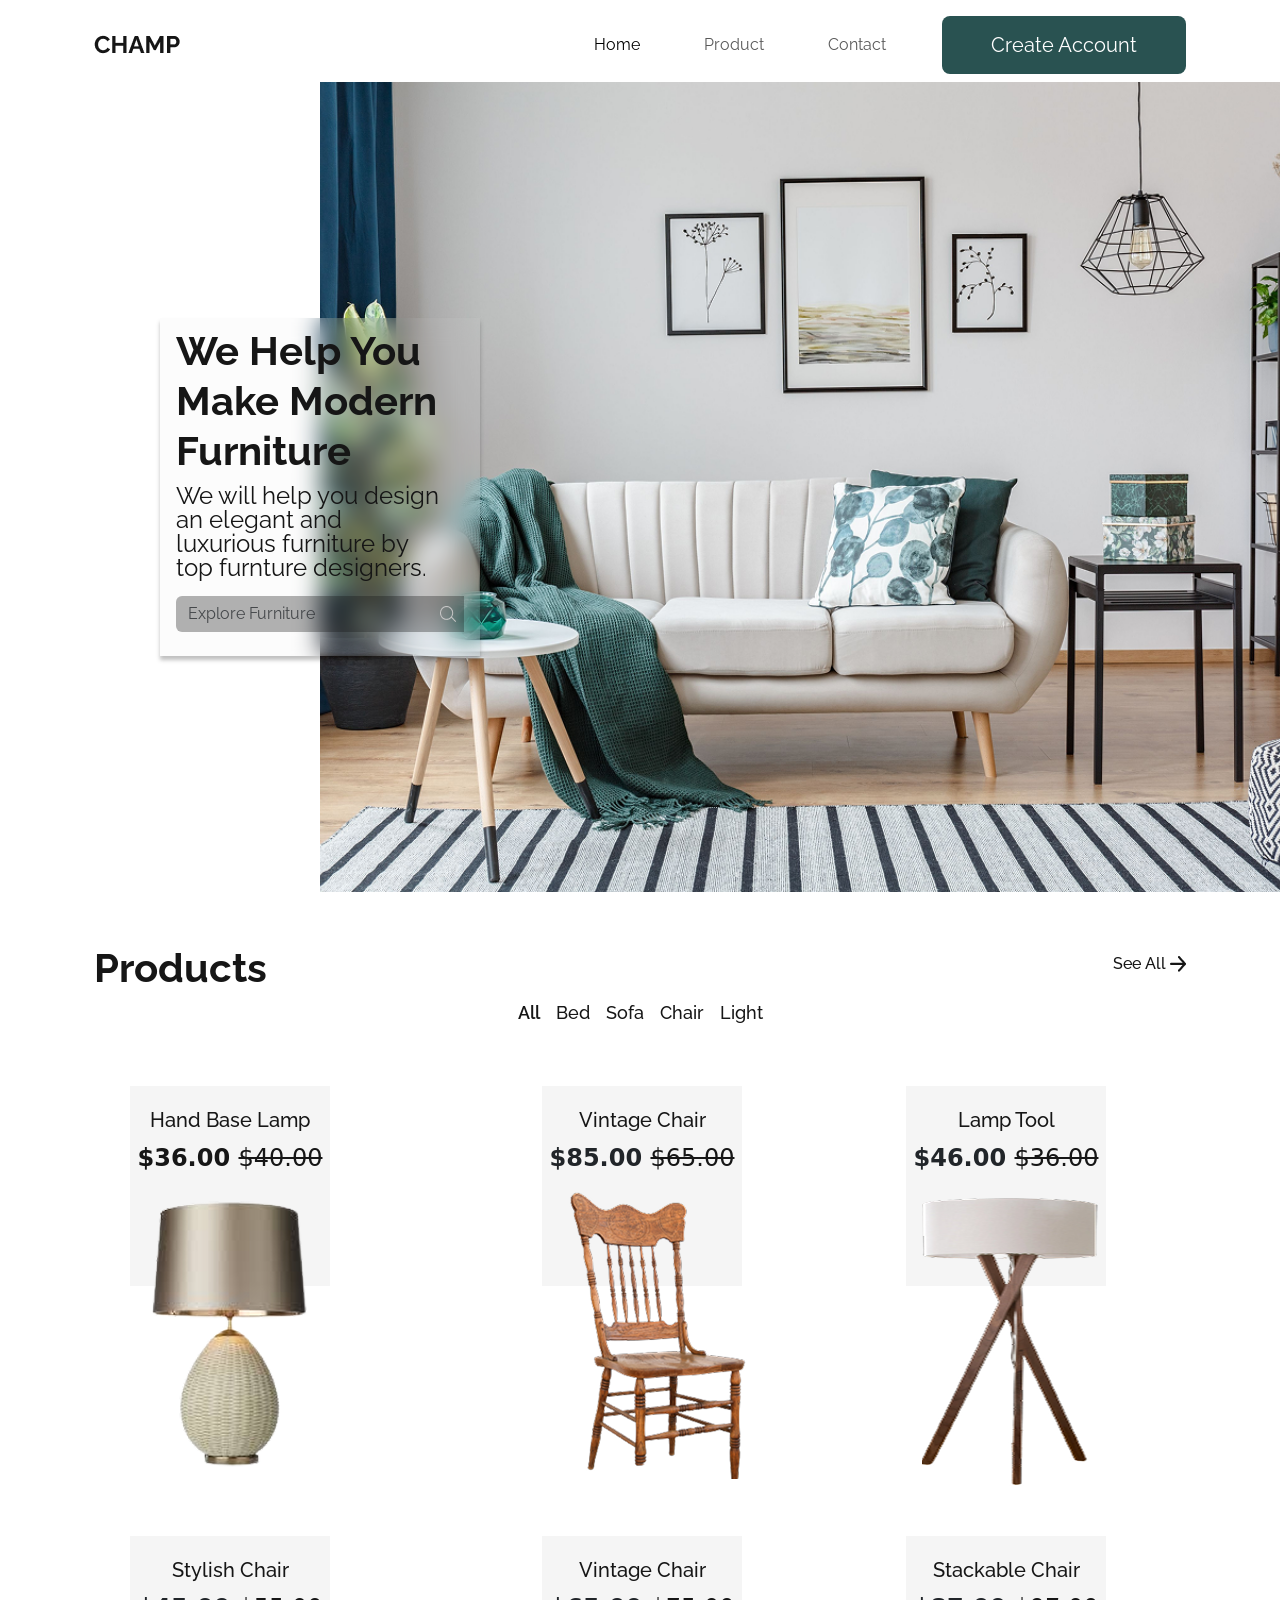
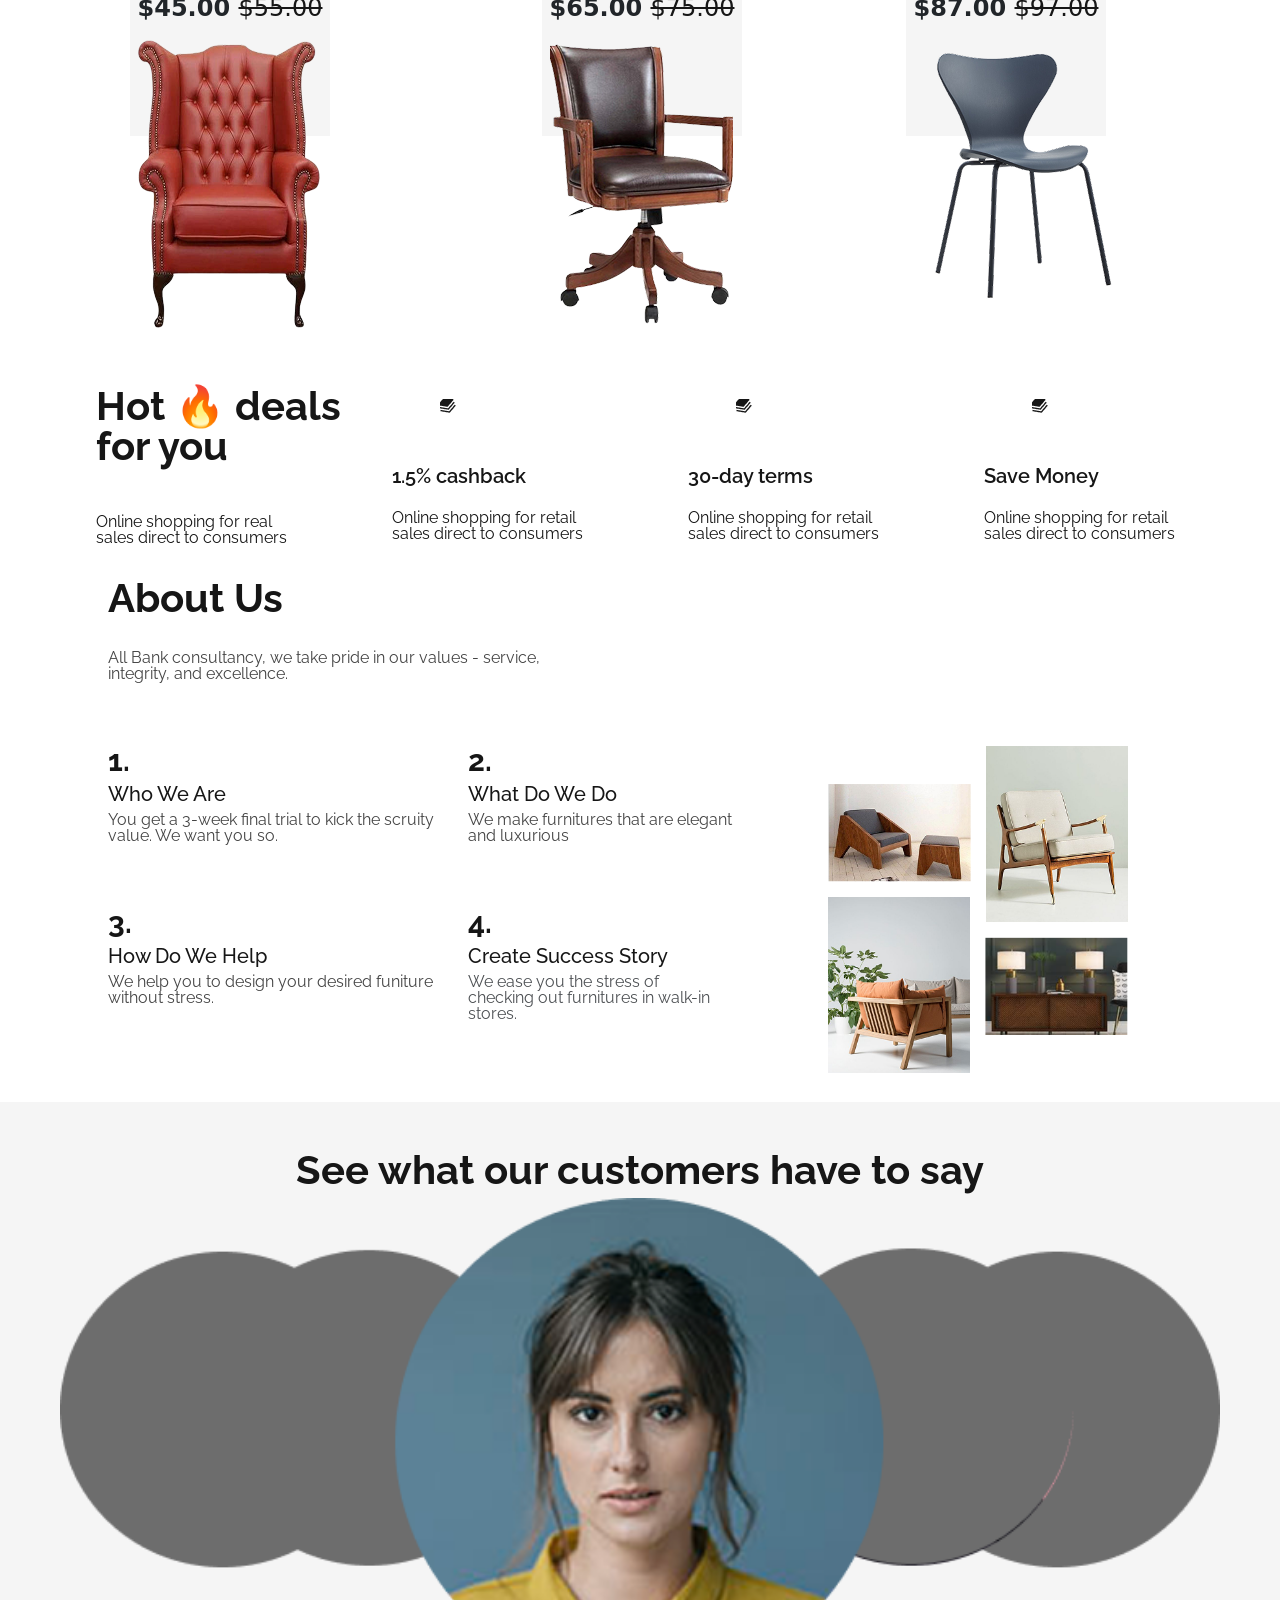
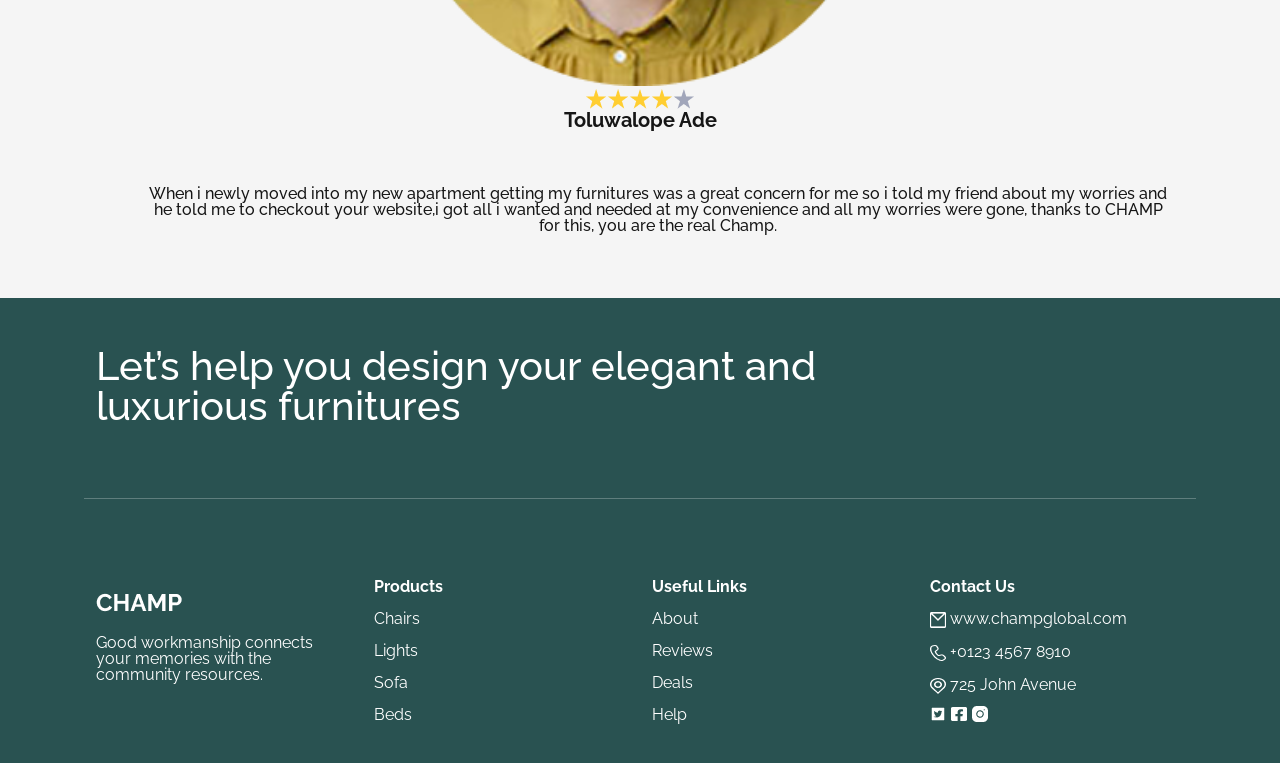
<file: Documents/Programming-Lesson/champ/index.html>
<!doctype html>
<html lang="en">
  <head>
    <meta charset="UTF-8" />
    <meta name="viewport" content="width=device-width, initial-scale=1.0" />
    <title>champ landing page</title>
    <link rel="icon" href="assests/logo.png" />
    <link rel="stylesheet" href="./index.css" />
    <link rel="preconnect" href="https://fonts.googleapis.com" />
    <link rel="preconnect" href="https://fonts.gstatic.com" crossorigin />
    <link
      href="https://fonts.googleapis.com/css2?family=Raleway:ital,wght@0,100..900;1,100..900&display=swap"
      rel="stylesheet"
    />
    <link
      href="https://cdn.jsdelivr.net/npm/bootstrap@5.3.8/dist/css/bootstrap.min.css"
      rel="stylesheet"
      integrity="sha384-sRIl4kxILFvY47J16cr9ZwB07vP4J8+LH7qKQnuqkuIAvNWLzeN8tE5YBujZqJLB"
      crossorigin="anonymous"
    />
    <script
      src="https://cdn.jsdelivr.net/npm/bootstrap@5.3.8/dist/js/bootstrap.bundle.min.js"
      integrity="sha384-FKyoEForCGlyvwx9Hj09JcYn3nv7wiPVlz7YYwJrWVcXK/BmnVDxM+D2scQbITxI"
      crossorigin="anonymous"
    ></script>
    <style>
      :root {
        --first-color: #295251;
        --font-family-1: "Raleway", sans-serif;
        --button-size: 0.8rem 2.5rem;
        --color-1: #161616;
        --color-2: #16161654;
        --prod-bg-width: 200px;
        --prod-bg-height: 200px;
        --prod-bg: #c4c4c42b;
        --prod-min-height: 450px;
        --bg-2: #f5f5f5;
        --bg-3: #295251;
        --font: #ffffff;
        --pro-height: 100px;
      }

      .button-1 {
        background-color: var(--first-color);
      }

      .fontFamily-1 {
        font-family: var(--font-family-1);
      }

      .but-size {
        padding: var(--button-size);
      }

      .search-bg {
        background-color: var(--color-2);
      }

      .font-color {
        color: var(--color-1);
      }

      .mob-h {
        height: var(--prod-bg-height);
      }

      .mob-w {
        width: var(--prod-bg-width);
      }

      .prod-bg {
        background-color: var(--prod-bg);
      }

      .prod-min-h {
        min-height: var(--prod-min-height);
      }

      .bg-2 {
        background-color: var(--bg-2);
      }

      .bg-3 {
        background-color: var(--bg-3);
      }

      .font-color-2 {
        color: var(--font);
      }

      .text-h {
        max-height: var(--pro-height);
      }
    </style>
  </head>

  <body id="index.html">
    <div class="w-100!">
      <section class="section-1">
        <div class="container">
          <nav
            class="navbar justify-content-between navbar-expand-lg d-flex pt-xl-3 nav-box"
          >
            <div
              class="container d-flex justify-content-md-between me-md-0 align-items-center flex-row"
              id="nav-box"
            >
              <img
                src="assests/logo.png"
                alt="logo"
                class="d-inline-block align-text-top"
              />
              <button
                class="navbar-toggler"
                type="button"
                data-bs-toggle="collapse"
                data-bs-target="#navbarSupportedContent"
                aria-controls="navbarSupportedContent"
                aria-expanded="false"
                aria-label="Toggle navigation"
              >
                <span class="navbar-toggler-icon"></span>
              </button>
              <div
                class="collapse navbar-collapse pb-5 pb-lg-0 ms-md-5 align-items-xl-center menu"
                id="navbarSupportedContent"
              >
                <ul
                  class="navbar-nav mx-auto mb-2 me-xl-0 d-flex justify-content-md-between align-items-center mb-lg-0 gap-lg-5 gap-xl-5 nav-but"
                >
                  <li class="nav-item">
                    <a
                      class="nav-link active"
                      aria-current="page"
                      href="index.html"
                      >Home</a
                    >
                  </li>
                  <li class="nav-item">
                    <a class="nav-link" href="product.html">Product</a>
                  </li>
                  <li class="nav-item">
                    <a class="nav-link" href="contact.html">Contact</a>
                  </li>
                  <li class="nav-item">
                    <button
                      onclick="location.href = 'sign-in.html'"
                      type="button"
                      class="btn btn-lg button-1 but-size"
                      id="but-1"
                    >
                      Create Account
                    </button>
                  </li>
                </ul>
                <!-- <button type="button" class="btn ms-5 btn-lg" id="but-1">Work with us <img src="Assest/Arrow.png"
                                alt="arrow"></button> -->
                <!-- <form class="d-flex">
                        <input class="form-control me-2" type="search" placeholder="Search" aria-label="Search">
                        <button class="btn btn-outline-success" type="submit">Search</button>
                    </form> -->
              </div>
            </div>
          </nav>
        </div>
        <div class="row-fluid d-xl-flex w-100">
          <div
            class="col-10 col-md-6 col-xl-3 align-self-center px-4 py-2 px-xl-3"
            id="search-box"
          >
            <h1 class="search-head font-color col-9 col-md-7 col-xl-12">
              We Help You Make Modern Furniture
            </h1>
            <p class="search-text font-color col-10 col-md-6 col-xl-11">
              We will help you design an elegant and luxurious furniture by top
              furnture designers.
            </p>
            <div class="input-group mb-3 col-xl-10" id="help.html">
              <input
                type="search"
                class="form-control border-0 font-color search-bg"
                placeholder="Explore Furniture"
                aria-label="Search"
              />
              <img
                src="assests/search.png"
                alt=""
                class="position-absolute end-0 top-50 translate-middle-y me-2"
              />
            </div>
          </div>
          <div class="col col-xl- rec-box">
            <img
              src="assests/Rectangle 1.png"
              alt=""
              style="height: 90vh"
              class="w-100 rec"
            />
          </div>
        </div>
      </section>
      <section>
        <div class="container pt-md-2 pt-xl-5">
          <div
            class="container d-flex justify-content-between align-items-center"
          >
            <div class="">
              <h1 class="prod font-color">Products</h1>
            </div>
            <div class="ps-0 ps-md-0 ps-xl-0">
              <p class="see font-color ms-xl-0">
                <a href="#" class="see text-decoration-none font-color"
                  >See All <img src="assests/Vector.png" alt="arrow"
                /></a>
              </p>
            </div>
          </div>
          <div>
            <div
              class="nav-bar d-flex justify-content-center align-items-center pt-2"
            >
              <div class="d-flex justify-content-between pb-3 gap-3">
                <a
                  href="#"
                  class="product-type text-decoration-none active font-color"
                  aria-current="page"
                  >All</a
                >
                <a href="#" class="product-type text-decoration-none font-color"
                  >Bed</a
                >
                <a href="#" class="product-type text-decoration-none font-color"
                  >Sofa</a
                >
                <a href="#" class="product-type text-decoration-none font-color"
                  >Chair</a
                >
                <a href="#" class="product-type text-decoration-none font-color"
                  >Light</a
                >
              </div>
            </div>
          </div>
          <div
            class="container row pt-3 pt-xl-5 justify-content-center justify-content-md-between"
          >
            <div class="prod-min-h col col-md-6 col-xl-4 px-5 mx-5 mx-md-0">
              <div
                class="col-6 d-flex justify-self-center col-md-6 col-xl-4 position-relative"
              >
                <div
                  class="prod-bg min-height-50 flex-shrink-0 text-center mob-w mob-h"
                >
                  <p class="product pt-4 font-color">Hand Base Lamp</p>
                  <p class="current-price font-color text-h">
                    $36.00
                    <span class="previous-price"
                      ><del class="previous-price font-color">$40.00</del></span
                    >
                  </p>
                </div>
                <div
                  class="d-flex justify-content-center position-absolute top-100 translate-middle-y pt-5"
                >
                  <img
                    src="assests/Product-1.png"
                    alt="Lamp"
                    class="mt-5 mx-2"
                  />
                </div>
              </div>
            </div>
            <div
              class="prod-min-h col col-md-6 col-xl-4 ps-md-5 ps-xl-5 px-5 mx-5 mx-md-0"
            >
              <div
                class="col-10 col-md-6 col-xl-4 position-relative ps-md-5 ps-xl-5"
              >
                <div class="prod-bg text-center mob-w mob-h">
                  <p class="product pt-4 font-color">Vintage Chair</p>
                  <p class="current-price">
                    $85.00
                    <span class="previous-price"
                      ><del class="previous-price font-color">$65.00</del></span
                    >
                  </p>
                </div>
                <div
                  class="d-flex justify-content-center position-absolute top-100 translate-middle-y mt-5"
                >
                  <img
                    src="assests/product-2.png"
                    alt="chair"
                    class="mt-0 mx-4"
                  />
                </div>
              </div>
            </div>
            <div
              class="prod-min-h col col-md-6 col-xl-4 ps-xl-5 px-5 mx-5 mx-md-0"
            >
              <div class="col-10 col-md-6 col-xl-4 position-relative ps-xl-5">
                <div class="prod-bg text-center mob-w mob-h">
                  <p class="product pt-4 font-color">Lamp Tool</p>
                  <p class="current-price">
                    $46.00
                    <span class="previous-price"
                      ><del class="previous-price font-color">$36.00</del></span
                    >
                  </p>
                </div>
                <div
                  class="d-flex justify-content-center position-absolute top-100 translate-middle-y mt-5"
                >
                  <img
                    src="assests/product-3.png"
                    alt="Lamp Tool"
                    class="mt-3 mx-3"
                  />
                </div>
              </div>
            </div>
            <div
              class="prod-min-h col col-md-6 col-xl-4 ps-md-5 ps-xl-0 px-5 mx-5 mx-md-0"
            >
              <div
                class="col-10 col-md-6 col-xl-4 position-relative ps-md-5 ps-xl-5"
              >
                <div class="prod-bg text-center mob-w mob-h">
                  <p class="product pt-4 font-color">Stylish Chair</p>
                  <p class="current-price">
                    $45.00
                    <span class="previous-price"
                      ><del class="previous-price font-color">$55.00</del></span
                    >
                  </p>
                </div>
                <div
                  class="d-flex justify-content-center position-absolute top-100 translate-middle-y mt-5 px-2"
                >
                  <img
                    src="assests/product-4.png"
                    alt="Stylish chair"
                    class="mt-0"
                  />
                </div>
              </div>
            </div>
            <div
              class="prod-min-h col col-md-6 col-xl-4 ps-xl-5 px-5 mx-5 mx-md-0"
            >
              <div class="col-10 col-md-6 col-xl-4 position-relative ps-xl-5">
                <div class="prod-bg text-center mob-w mob-h">
                  <p class="product pt-4 font-color">Vintage Chair</p>
                  <p class="current-price">
                    $65.00
                    <span class="previous-price"
                      ><del class="previous-price font-color">$75.00</del></span
                    >
                  </p>
                </div>
                <div
                  class="d-flex justify-content-center position-absolute top-100 translate-middle-y mt-5"
                >
                  <img
                    src="assests/product-5.png"
                    alt="Vintage chair"
                    class="mt-0 mx-2"
                  />
                </div>
              </div>
            </div>
            <div
              class="prod-min-h col col-md-6 col-xl-4 ps-md-5 ps-xl-5 px-5 mx-5 mx-md-0"
            >
              <div
                class="col-10 col-md-6 col-xl-4 position-relative ps-md-5 pd-xl-5"
              >
                <div class="prod-bg text-center mob-w mob-h">
                  <p class="product pt-4 font-color">Stackable Chair</p>
                  <p class="current-price">
                    $87.00
                    <span class="previous-price"
                      ><del class="previous-price font-color">$97.00</del></span
                    >
                  </p>
                </div>
                <div
                  class="d-flex justify-content-center position-absolute top-100 translate-middle-y mt-5"
                >
                  <img
                    src="assests/Product-6.png"
                    alt="Stackable Chair"
                    class="mt-0 mx-4"
                  />
                </div>
              </div>
            </div>
          </div>
        </div>
      </section>
      <section class="ps-xl-3 ps-md-5 ps-xl-5 pb-3" id="deals.html">
        <div class="row w-100 ps-5">
          <div class="col-10 col-md-10 col-xl-3">
            <h1 class="hot font-color col-xl-12 pb-xl-4">
              Hot 🔥 deals for you
            </h1>
            <p
              class="deal-text font-color col-12 pb-3 pb-xl-0 pt-xl-3 col-md-5 col-xl-9"
            >
              Online shopping for real sales direct to consumers
            </p>
          </div>
          <div class="col col-md-4 col-xl-3">
            <div
              class="col align-self-center justify-self-center px-5 pb-2 pb-md-3 pb-xl-5 pt-xl-2"
            >
              <img
                src="assests/layer-group.png"
                alt="icon"
                class="tre"
                id="ici"
              />
            </div>
            <h5 class="deal-head font-color col-xl-8 pb-2 pb-md-3 pb-xl-3">
              1.5% cashback
            </h5>
            <p class="deal-text font-color col-md-9 col-xl-9">
              Online shopping for retail sales direct to consumers
            </p>
          </div>
          <div class="col col-md-4 col-xl-3">
            <div
              class="col align-self-center justify-self-center px-5 pb-2 pb-md-3 pb-xl-5 pt-xl-2"
            >
              <img
                src="assests/layer-group.png"
                alt="icon"
                class="tre"
                id="ici"
              />
            </div>
            <h5 class="deal-head font-color col-xl-6 pb-2 pb-md-3 pb-xl-3">
              30-day terms
            </h5>
            <p class="deal-text font-color col-md-9 col-xl-9">
              Online shopping for retail sales direct to consumers
            </p>
          </div>
          <div class="col-6 col-md-4 col-xl-3">
            <div
              class="col align-self-center justify-self-center px-5 pb-2 pb-md-3 pb-xl-5 pt-xl-2"
            >
              <img
                src="assests/layer-group.png"
                alt="icon"
                class="tre"
                id="ici"
              />
            </div>
            <h6 class="deal-head font-color col-xl-6 pb-2 pb-md-3 pb-xl-3">
              Save Money
            </h6>
            <p class="deal-text font-color col-md-9 col-xl-9">
              Online shopping for retail sales direct to consumers
            </p>
          </div>
        </div>
      </section>
      <section class="" id="about.html">
        <div class="container ms-md-5">
          <div class="container ps-5 w-100">
            <div class="col">
              <h1 class="about pb-4 pb-lg-4 font-color">About Us</h1>
              <p
                class="about-text col-md-8 col-lg-6 col-xl-5 pb-4 pb-lg-5 font-color"
              >
                All Bank consultancy, we take pride in our values - service,
                integrity, and excellence.
              </p>
            </div>
            <div class="row">
              <div class="col-xl-8">
                <div class="row">
                  <div class="col-6 col-xl-6">
                    <h1 class="num font-color">1.</h1>
                    <h3 class="about-head font-color">Who We Are</h3>
                    <p
                      class="about-text pb-4 pb-lg-5 col-md-8 col-xl-12 font-color"
                    >
                      You get a 3-week final trial to kick the scruity value. We
                      want you so.
                    </p>
                  </div>
                  <div class="col-6 col-xl-6">
                    <h1 class="num col-xl-6 font-color">2.</h1>
                    <h3 class="about-head col-xl-7 font-color">
                      What Do We Do
                    </h3>
                    <p
                      class="about-text pb-4 pb-lg-5 col-md-8 col-xl-10 font-color"
                    >
                      We make furnitures that are elegant and luxurious
                    </p>
                  </div>
                  <div class="col col-xl-6">
                    <h1 class="num font-color">3.</h1>
                    <h3 class="about-head font-color">How Do We Help</h3>
                    <p
                      class="about-text pb-4 pb-lg-5 col-md-8 col-xl-12 font-color"
                    >
                      We help you to design your desired funiture without
                      stress.
                    </p>
                  </div>
                  <div class="col col-xl-6">
                    <h1 class="num col-xl-6 font-color">4.</h1>
                    <h3 class="about-head col-xl-9 font-color">
                      Create Success Story
                    </h3>
                    <p class="about-text pb-4 pb-lg-5 col-md-8 col-xl-9">
                      We ease you the stress of checking out furnitures in
                      walk-in stores.
                    </p>
                  </div>
                </div>
              </div>
              <div class="col col-xl-4 pe-5">
                <div class="">
                  <img src="assests/Group 248.png" alt="" class="w-100" />
                </div>
              </div>
            </div>
          </div>
        </div>
      </section>
      <section
        class="container-fliud mt-3 py-5 px-2 px-md-4 px-xl-5 bg-2"
        id="review.html"
      >
        <div class="row justify-content-center text-center">
          <div class="row">
            <div class="col">
              <h2 class="rating-head font-color">
                See what our customers have to say
              </h2>
            </div>
          </div>
          <div class="row">
            <div class="col">
              <img src="assests/Rater.png" alt="rating" class="w-100" />
            </div>
          </div>
          <div class="row">
            <div class="col">
              <img src="assests/star.png" alt="rating" />
            </div>
          </div>
          <div class="row">
            <div class="col">
              <h3 class="rater font-color">Toluwalope Ade</h3>
            </div>
          </div>
          <div class="row justify-content-center">
            <div class="col pt-4 pt-md-4 pt-xl-5 ps-xl-5">
              <div class="px-xl-5 text-center w-100">
                <p class="rate-text font-color">
                  When i newly moved into my new apartment getting my furnitures
                  was a great concern for me so i told my friend about my
                  worries and he told me to checkout your website,i got all i
                  wanted and needed at my convenience and all my worries were
                  gone, thanks to CHAMP for this, you are the real Champ.
                </p>
              </div>
            </div>
          </div>
        </div>
      </section>
      <section class="container-fluid py-3 px-md-5 pt-xl-5 bg-3">
        <div class="row px-xl-5">
          <div class="col-12 pb-3 col-xl-10 pb-xl-5">
            <h1 class="let font-color-2 col-xl-10 pb-xl-3">
              Let’s help you design your elegant and luxurious furnitures
            </h1>
          </div>
          <hr class="font-color-2 pb-xl-5" />
          <div class="col pt-xl-3">
            <div class="row">
              <div class="col-10 col-xl-3">
                <img src="assests/Frame 1.png" alt="logo" class="" />
                <h1 class="col col-xl-12 footer-text font-color-2 py-3 py-xl-2">
                  Good workmanship connects your memories with the community
                  resources.
                </h1>
              </div>
              <div class="col-6 col-md-4 col-xl-3">
                <h3 class="footer-head font-color-2">Products</h3>
                <ul class="list-unstyled">
                  <li class="footer-text font-color-2 py-2">Chairs</li>
                  <li class="footer-text font-color-2 py-2">Lights</li>
                  <li class="footer-text font-color-2 py-2">Sofa</li>
                  <li class="footer-text font-color-2 py-2">Beds</li>
                </ul>
              </div>
              <div class="col-6 col-md-4 col-xl-3">
                <h3 class="footer-head font-color-2">Useful Links</h3>
                <ul class="list-unstyled text-decoration-none">
                  <li class="footer-text font-color-2 py-2">
                    <a
                      href="#about.html"
                      class="text-decoration-none font-color-2"
                      >About</a
                    >
                  </li>
                  <li class="footer-text font-color-2 py-2">
                    <a
                      href="#review.html"
                      class="text-decoration-none font-color-2"
                      >Reviews</a
                    >
                  </li>
                  <li class="footer-text font-color-2 py-2">
                    <a
                      href="#deals.html"
                      class="text-decoration-none font-color-2"
                      >Deals</a
                    >
                  </li>
                  <li class="footer-text font-color-2 py-2">
                    <a
                      href="#help.html"
                      class="text-decoration-none font-color-2"
                      >Help</a
                    >
                  </li>
                </ul>
              </div>
              <div class="col col-md-4 col-xl-3">
                <h3 class="footer-head font-color-2">Contact Us</h3>
                <ul class="list-unstyled">
                  <li class="footer-text font-color-2 py-2">
                    <img src="assests/mail.png" alt="mail" />
                    www.champglobal.com
                  </li>
                  <li class="footer-text font-color-2 py-2">
                    <img src="assests/phone.png" alt="phone" /> +0123 4567 8910
                  </li>
                  <li class="footer-text font-color-2 py-2">
                    <img src="assests/location.png" alt="location" /> 725 John
                    Avenue
                  </li>
                  <li>
                    <img
                      src="assests/ant-design_twitter-square-filled.png"
                      alt="twitter"
                    />
                    <img
                      src="assests/fa-brands_facebook-square.png"
                      alt="facebook"
                    />
                    <img
                      src="assests/teenyicons_instagram-solid.png"
                      alt="instagram"
                    />
                  </li>
                </ul>
              </div>
            </div>
          </div>
        </div>
      </section>
    </div>
  </body>
</html>
</file>
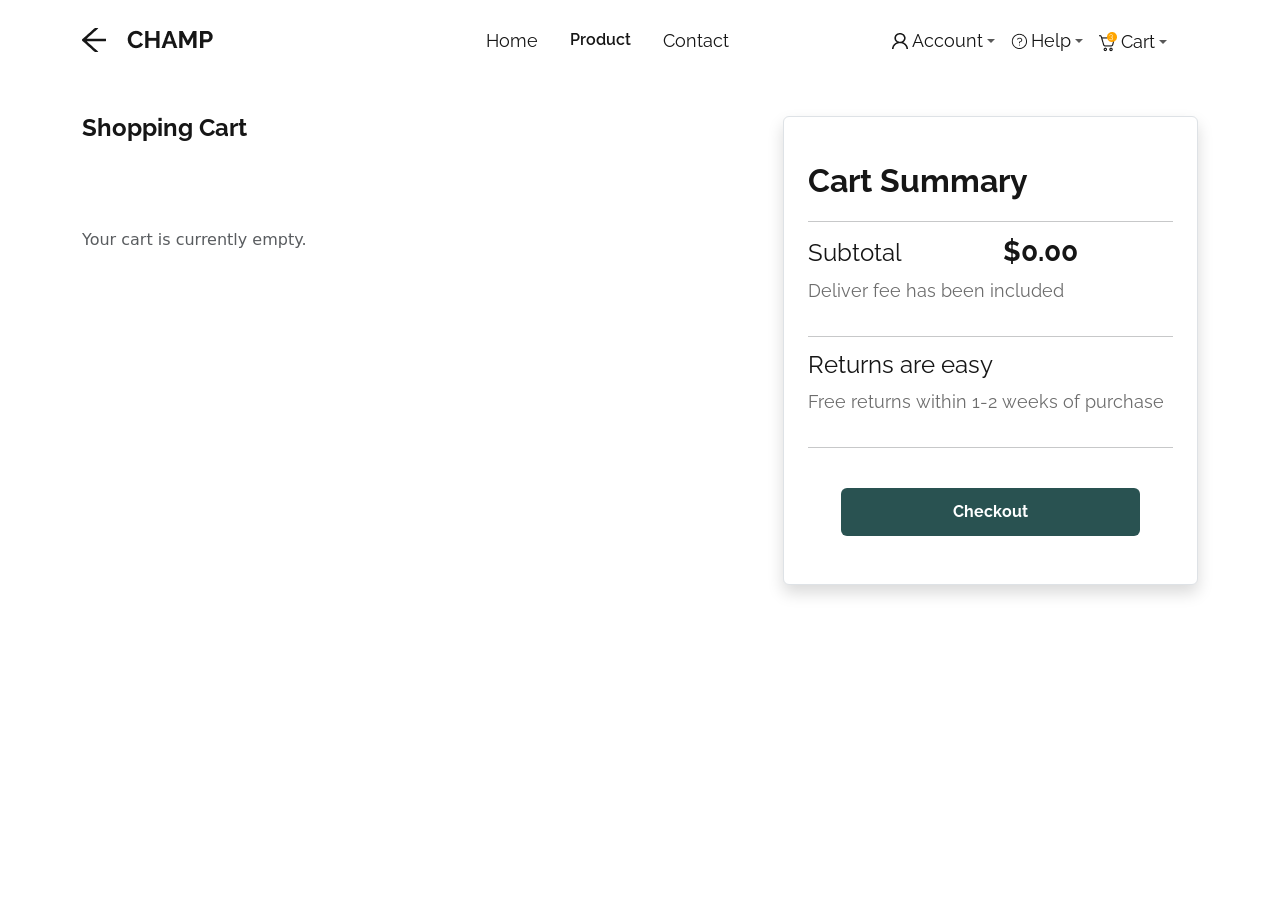
<file: Documents/Programming-Lesson/champ/cart.html>
<!DOCTYPE html>
<html lang="en">

<head>
    <meta charset="UTF-8">
    <meta name="viewport" content="width=device-width, initial-scale=1.0">
    <title>Champ cart page</title>
    <link rel="icon" href="assests/logo.png">
    <link href="https://fonts.googleapis.com/css2?family=Raleway:ital,wght@0,100..900;1,100..900&display=swap"
        rel="stylesheet">
    <link href="https://cdn.jsdelivr.net/npm/bootstrap@5.3.8/dist/css/bootstrap.min.css" rel="stylesheet"
        integrity="sha384-sRIl4kxILFvY47J16cr9ZwB07vP4J8+LH7qKQnuqkuIAvNWLzeN8tE5YBujZqJLB" crossorigin="anonymous">
    <script src="https://cdn.jsdelivr.net/npm/bootstrap@5.3.8/dist/js/bootstrap.bundle.min.js"
        integrity="sha384-FKyoEForCGlyvwx9Hj09JcYn3nv7wiPVlz7YYwJrWVcXK/BmnVDxM+D2scQbITxI"
        crossorigin="anonymous"></script>
    <link rel="stylesheet" href="./cart.css">
    <link rel="preconnect" href="https://fonts.googleapis.com">
    <link rel="preconnect" href="https://fonts.gstatic.com" crossorigin>
    <style>
        :root {
            --first-color: #295251;
            --font-family-1: "Raleway", sans-serif;
            --button-size: 0.8rem 2rem;
            --color-1: #161616;
            --color-2: #16161654;
            --prod-bg-width: 150px;
            --prod-bg-height: 150px;
            --prod-bg: #c4c4c42b;
            --prod-min-height: 220px;
            --prod-width: 180px;
            --bg-2: #f5f5f5;
            --bg-3: #295251;
            --font: #ffffff;
            --opac: 1;
            /* --height: 60px; */
            --but-s: 0.5rem 2rem;
            --wid: 110px;
            --hei: 90px;
            --prim: #ff0043;
            --height-1: 20px;
            --bg-4: #295251;
            --wid-max: 200px;
            --details-product-w: 360px;
            --box: 120px;
            --col: 45px;
            --but-box: 80px;
            --but-box-2: 100px;
            --chec: 1rem 7rem;
        }

        .button-1 {
            background-color: var(--first-color);
        }

        .fontFamily-1 {
            font-family: var(--font-family-1);
        }

        .but-size {
            padding: var(--button-size);
        }

        .search-bg {
            background-color: var(--color-2);
        }

        .font-color {
            color: var(--color-1);
        }

        .mob-h {
            height: var(--prod-bg-height);
        }

        .mob-w {
            width: var(--prod-bg-width);
        }

        .prod-bg {
            background-color: var(--prod-bg);
        }

        .prod-h {
            height: var(--prod-min-height);
        }

        .prod-w {
            width: var(--prod-width);
        }

        .bg-2 {
            background-color: var(--bg-2);
        }

        .bg-3 {
            background-color: var(--bg-3);
        }

        .font-color-2 {
            color: var(--font);
        }

        .fade {
            opacity: var(--opac);
        }

        .search-h {
            max-height: var(--height);
        }

        .test-red {
            color: var(--prim);
        }

        .but-h {
            height: var(--hei);
        }

        .but-w {
            width: var(--wid);
        }

        .but-size-s {
            padding: var(--but-s);
        }

        .hei {
            height: var(--height-1);
        }

        .but-bg {
            background-color: var(--bg-4);
        }

        .bord {
            border-color: var(--color-1);
        }

        .box-max {
            max-width: var(--wid-max);
        }

        .details-w {
            max-width: var(--details-product-w);
        }

        .wrap {
            height: var(--box);
        }

        .col-but {
            width: var(--col);
            height: var(--col);
        }

        .but-wrap {
            width: var(--but-box);
            height: var(--but-box);
        }

        .but-wrap-2 {
            height: var(--but-box-2);
        }

        .chec-but {
            padding: var(--chec);
        }
    </style>
</head>

<body>
    <div class="container pt-3 pb-5">
        <section>
            <div class="nav-container pb-5 d-flex justify-lg-between">
                <div class="navbar-brand col-6 col-lg-4">
                    <a href="index.html"><img src="assests/vector 2.png" alt="arrow"></a>
                    <img src="assests/logo.png" alt="logo" class="ps-2 ps-md-3">
                </div>
                <nav class="navbar navbar-expand-lg col-6 col-lg-8">
                    <div class="container-fluid">
                        <button class="navbar-toggler ms-auto" type="button" data-bs-toggle="collapse"
                            data-bs-target="#navbarSupportedContent" aria-controls="navbarSupportedContent"
                            aria-expanded="false" aria-label="Toggle navigation">
                            <span class="navbar-toggler-icon"></span>
                        </button>
                        <div class="collapse navbar-collapse menu" id="navbarSupportedContent">
                            <div class="container d-lg-flex ">
                                <ul class="navbar-nav d-lg-flex gap-lg-3 ps-xl-0 col-lg-6 col-xl-7">
                                    <li class="nav-item">
                                        <a class="nav-link" href="index.html" id="previous">Home</a>
                                    </li>
                                    <li class="nav-item">
                                        <a class="nav-link active" aria-current="page" href="product.html"
                                            id="current">Product</a>
                                    </li>
                                    <li class="nav-item">
                                        <a class="nav-link" href="contact.html" id="previous">Contact</a>
                                    </li>
                                </ul>
                                <ul class="navbar-nav col-lg-6 col-xl-6">
                                    <li class="nav-item dropdown">
                                        <a class="nav-link d-flex align-items-center dropdown-toggle" href="#"
                                            id="navbarDropdown" role="button" data-bs-toggle="dropdown"
                                            aria-expanded="false"> <img src="assests/Account.png" alt="account"
                                                class="pe-1">
                                            <span class="drop-but">Account</span>
                                        </a>
                                        <ul class="dropdown-menu" aria-labelledby="navbarDropdown">
                                            <li><a class="dropdown-item" href="sign-in.html">Sign In</a></li>
                                            <li><a class="dropdown-item" href="Log-in.html">Log In</a></li>
                                        </ul>
                                    </li>
                                    <li class="nav-item dropdown">
                                        <a class="nav-link d-flex align-items-center dropdown-toggle" href="#"
                                            id="navbarDropdown" role="button" data-bs-toggle="dropdown"
                                            aria-expanded="false"> <img src="assests/Help.png" alt="help" class="pe-1">
                                            <span class="drop-but">Help</span>
                                        </a>
                                        <ul class="dropdown-menu" aria-labelledby="navbarDropdown">
                                            <li><a class="dropdown-item" href="contact.html">help</a></li>
                                        </ul>
                                    </li>
                                    <li class="nav-item dropdown">
                                        <a class="nav-link d-flex align-items-center dropdown-toggle" href="#"
                                            id="navbarDropdown" role="button" data-bs-toggle="dropdown"
                                            aria-expanded="false"> <img src="assests/Cart.png" alt="cart" class="pe-1">
                                            <span class="drop-but">Cart</span>
                                        </a>
                                        <ul class="dropdown-menu" aria-labelledby="navbarDropdown">
                                            <li><a class="dropdown-item" href="cart.html">cart</a></li>
                                        </ul>
                                    </li>
                                </ul>
                            </div>
                        </div>
                    </div>
                </nav>
            </div>
            <div class="row ps-0 ps-md-0">
                <!-- first segment shopping cart -->
                <div class="col-lg-7">
                    <h1 class="pb-5 shop">Shopping Cart</h1>
                    <div class="row pt-3 cart-item">
                        <div id="cart-items-container"></div>
                        <!-- <div class="col-md-4 col-lg-4"> -->
                            <!-- <img src="assests/cart1.png" alt="arm chair"> -->
                        <!-- </div> -->
                        <!-- product details -->
                        <!-- <div class="col-6 col-md-4 col-lg-4"> -->
                            <!-- <h2 class="prod pt-2">Armchair</h2> -->
                            <!-- <p class="det pt-2">Metal Legs and wooden frame living room chair.</p> -->
                            <!-- like and delete -->
                            <!-- <div class="pt-2 but-wrap"> -->
                                <!-- <img src="assests/VectorC.png" alt="like"> -->
                                <!-- <img src="assests/VectorC(1).png" alt="delete" class="ms-4"> -->
                            <!-- </div> -->
                        <!-- </div> -->
                        <!-- product price and quantity -->
                        <!-- <div class="cart-row col-6 col-md-4 col-lg-4" data-price="45.00"> -->
                            <!-- <div class="col-12 d-lg-flex justify-content-lg-end text-lg-end"> -->
                                <!-- <h1 class="price col-12 pb-4 ps-3 ps-md-0 pb-md-5 pe-2">$45.00</h1> -->
                            <!-- </div> -->
                            <!-- buttton for increase and decrease -->
                            <!-- <div class="col-12 d-lg-flex justify-content-lg-end"> -->
                                <!-- <div> -->
                                    <!-- <button class="col-but border-0 rounded-3 amount-but minus-btn">-</button> -->
                                    <!-- <span class="number px-3">1</span> -->
                                    <!-- <button class="col-but border-0 rounded-3 amount-but plus-btn">+</button> -->
                                <!-- </div> -->
                            <!-- </div> -->
                        <!-- </div> -->
                    </div>
                    <!-- <div class="row pt-3  cart-item"> -->
                        <!-- <div class="col-md-4 col-lg-4"> -->
                            <!-- <img src="assests/cart2.png" alt="hand base lamp"> -->
                        <!-- </div> -->
                        <!-- product details -->
                        <!-- <div class="col-6 col-md-4 col-lg-4"> -->
                            <!-- <h2 class="prod pt-2">Hand base Lamp</h2> -->
                            <!-- <p class="det pt-2">Metal Legs and crystal lamp for living room.</p> -->
                            <!-- like and delete -->
                            <!-- <div class="pt-2 but-wrap"> -->
                                <!-- <img src="assests/VectorC.png" alt="like"> -->
                                <!-- <img src="assests/VectorC(1).png" alt="delete" class="ms-4"> -->
                            <!-- </div> -->
                        <!-- </div> -->
                        <!-- product price and quantity -->
                        <!-- <div class="cart-row col-6 col-md-4 col-lg-4" data-price="36.00"> -->
                            <!-- <div class="col-12 d-lg-flex justify-content-lg-end text-lg-end"> -->
                                <!-- <h1 class="price col-12 pb-4 ps-3 ps-md-0 pb-md-5 pe-2">$36.00</h1> -->
                            <!-- </div> -->
                            <!-- buttton for increase and decrease -->
                            <!-- <div class="col-12 d-lg-flex justify-content-lg-end"> -->
                                <!-- <div> -->
                                    <!-- <button class="col-but border-0 rounded-3 amount-but minus-btn">-</button> -->
                                    <!-- <span class="number px-3">1</span> -->
                                    <!-- <button class="col-but border-0 rounded-3 amount-but plus-btn">+</button> -->
                                <!-- </div> -->
                            <!-- </div> -->
                        <!-- </div> -->
                    <!-- </div> -->
                    <!-- <div class="row pt-3 cart-item"> -->
                        <!-- <div class="col-md-4 col-lg-4"> -->
                            <!-- <img src="assests/cart3.png" alt="arm chair"> -->
                        <!-- </div> -->
                        <!-- product details -->
                        <!-- <div class="col-6 col-md-4 col-lg-4"> -->
                            <!-- <h2 class="prod pt-2">Double Bed</h2> -->
                            <!-- <p class="det pt-2">Wooden bed frame neatly carved for bedroom usage.</p> -->
                            <!-- like and delete -->
                            <!-- <div class="pt-2 but-wrap"> -->
                                <!-- <img src="assests/VectorC.png" alt="like"> -->
                                <!-- <img src="assests/VectorC(1).png" alt="delete" class="ms-4"> -->
                            <!-- </div> -->
                        <!-- </div> -->
                        <!-- product price and quantity -->
                        <!-- <div class="cart-row col-6 col-md-4 col-lg-4" data-price="450.00"> -->
                            <!-- <div class="col-12 d-lg-flex justify-content-lg-end text-lg-end"> -->
                                <!-- <h1 class="price col-12 pb-4 ps-3 ps-md-0 pb-md-5 pe-2">$450.00</h1> -->
                            <!-- </div> -->
                            <!-- buttton for increase and decrease -->
                            <!-- <div class="col-12 d-lg-flex justify-content-lg-end"> -->
                                <!-- <div> -->
                                    <!-- <button class="col-but border-0 rounded-3 amount-but minus-btn">-</button> -->
                                    <!-- <span class="number px-3">1</span> -->
                                    <!-- <button class="col-but border-0 rounded-3 amount-but plus-btn">+</button> -->
                                <!-- </div> -->
                            <!-- </div> -->
                        <!-- </div> -->
                    <!-- </div> -->
                </div>
                <!-- secound segment -->
                <!-- <div class="card"> -->
                <div class="col-10 ms-3 ms-md-0 col-md-6 col-lg-5 ps-lg-5 mt-5 mt-lg-0">
                    <div class="card border shadow py-5 px-3 px-md-3 px-lg-4">
                        <h1 class="cart">Cart Summary</h1>
                        <hr>
                        <!-- sum -->
                        <div class="">
                            <h2 class="head-t pb-2">Subtotal <span
                                    class="sub-total ms-md-0 ms-lg-0 ms-xl-5 ps-5 pb-2">$551.00</span></h2>
                            <p class="body-t pb-1">Deliver fee has been included</p>
                        </div>
                        <hr>
                        <h2 class="head-t pb-2">Returns are easy</h2>
                        <p class="body-t pb-1">Free returns within 1-2 weeks of purchase</p>
                        <hr>
                        <div class="d-flex justify-content-center pt-4">
                            <button class="chec-but border-0 rounded-2" id="checkout-btn">Checkout</button>
                        </div>
                    </div>
                </div>
            </div>
        </section>
    </div>
    <script src="cart.js"></script>
</body>

</html>
</file>
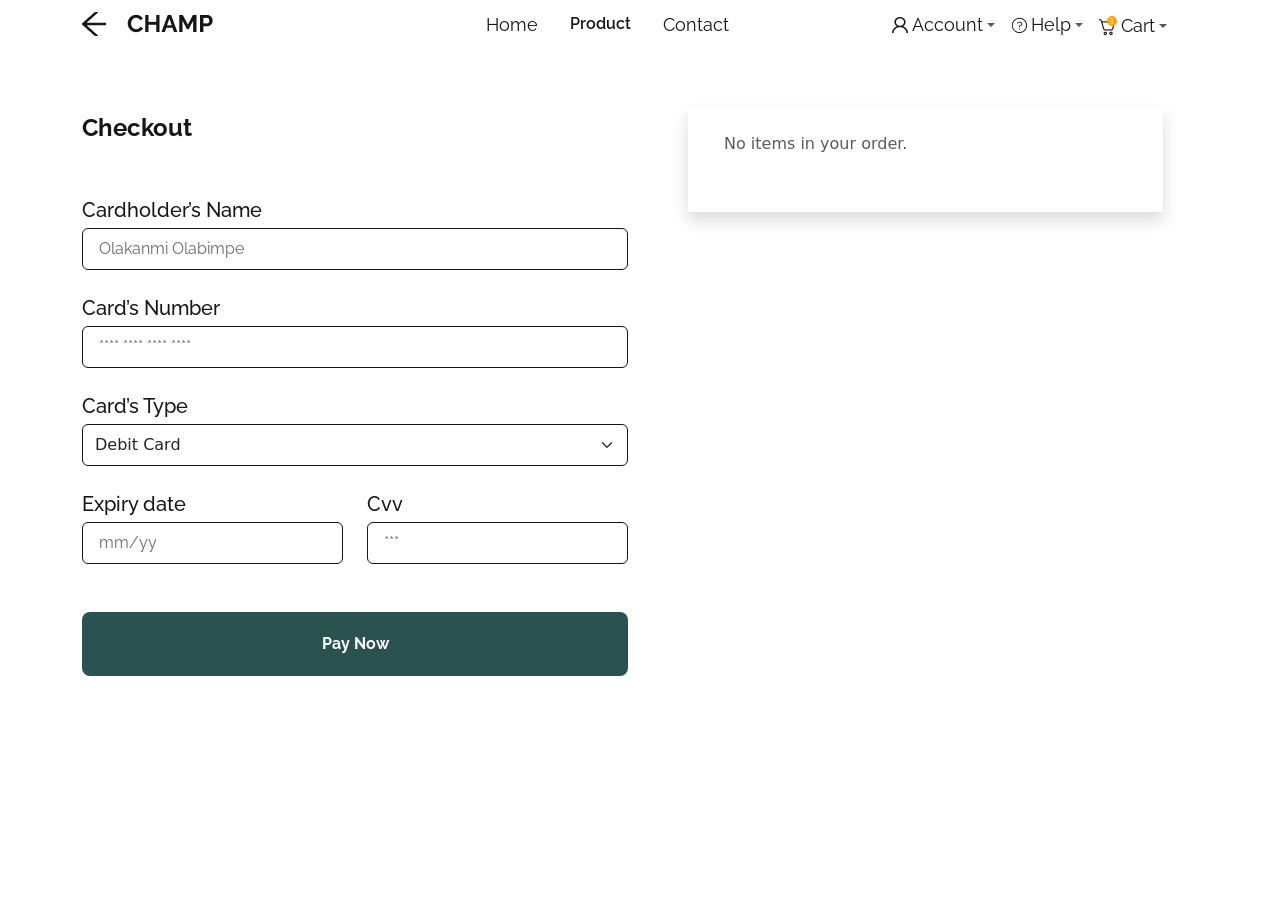
<file: Documents/Programming-Lesson/champ/check-out.html>
<!DOCTYPE html>
<html lang="en">

<head>
    <meta charset="UTF-8">
    <meta name="viewport" content="width=device-width, initial-scale=1.0">
    <title>Champ check out page</title>
    <link rel="icon" href="assests/logo.png">
    <link href="https://fonts.googleapis.com/css2?family=Raleway:ital,wght@0,100..900;1,100..900&display=swap"
        rel="stylesheet">
    <link href="https://cdn.jsdelivr.net/npm/bootstrap@5.3.8/dist/css/bootstrap.min.css" rel="stylesheet"
        integrity="sha384-sRIl4kxILFvY47J16cr9ZwB07vP4J8+LH7qKQnuqkuIAvNWLzeN8tE5YBujZqJLB" crossorigin="anonymous">
    <script src="https://cdn.jsdelivr.net/npm/bootstrap@5.3.8/dist/js/bootstrap.bundle.min.js"
        integrity="sha384-FKyoEForCGlyvwx9Hj09JcYn3nv7wiPVlz7YYwJrWVcXK/BmnVDxM+D2scQbITxI"
        crossorigin="anonymous"></script>
    <link rel="stylesheet" href="./check-out.css">
    <link rel="preconnect" href="https://fonts.googleapis.com">
    <link rel="preconnect" href="https://fonts.gstatic.com" crossorigin>
    <style>
        :root {
            --he: 20px;
            --we: 100px;
        }

        .chec-b {
            width: var(--he);
            height: var(--he);
        }
    </style>
</head>

<body>
    <div class="container pb-5">
        <section>
            <div class="nav-container pb-5 d-flex justify-lg-between">
                <div class="navbar-brand col-6 col-lg-4">
                    <a href="index.html"><img src="assests/vector 2.png" alt="arrow"></a>
                    <img src="assests/logo.png" alt="logo" class="ps-2 ps-md-3">
                </div>
                <nav class="navbar navbar-expand-lg col-6 col-lg-8">
                    <div class="container-fluid">
                        <button class="navbar-toggler ms-auto" type="button" data-bs-toggle="collapse"
                            data-bs-target="#navbarSupportedContent" aria-controls="navbarSupportedContent"
                            aria-expanded="false" aria-label="Toggle navigation">
                            <span class="navbar-toggler-icon"></span>
                        </button>
                        <div class="collapse navbar-collapse menu" id="navbarSupportedContent">
                            <div class="container d-lg-flex ">
                                <ul class="navbar-nav d-lg-flex gap-lg-3 ps-xl-0 col-lg-6 col-xl-7">
                                    <li class="nav-item">
                                        <a class="nav-link" href="index.html" id="previous">Home</a>
                                    </li>
                                    <li class="nav-item">
                                        <a class="nav-link active" aria-current="page" href="product.html"
                                            id="current">Product</a>
                                    </li>
                                    <li class="nav-item">
                                        <a class="nav-link" href="contact.html" id="previous">Contact</a>
                                    </li>
                                </ul>
                                <ul class="navbar-nav col-lg-6 col-xl-6">
                                    <li class="nav-item dropdown">
                                        <a class="nav-link d-flex align-items-center dropdown-toggle" href="#"
                                            id="navbarDropdown" role="button" data-bs-toggle="dropdown"
                                            aria-expanded="false"> <img src="assests/Account.png" alt="account"
                                                class="pe-1">
                                            <span class="drop-but">Account</span>
                                        </a>
                                        <ul class="dropdown-menu" aria-labelledby="navbarDropdown">
                                            <li><a class="dropdown-item" href="sign-in.html">Sign In</a></li>
                                            <li><a class="dropdown-item" href="Log-in.html">Log In</a></li>
                                        </ul>
                                    </li>
                                    <li class="nav-item dropdown">
                                        <a class="nav-link d-flex align-items-center dropdown-toggle" href="#"
                                            id="navbarDropdown" role="button" data-bs-toggle="dropdown"
                                            aria-expanded="false"> <img src="assests/Help.png" alt="help" class="pe-1">
                                            <span class="drop-but">Help</span>
                                        </a>
                                        <ul class="dropdown-menu" aria-labelledby="navbarDropdown">
                                            <li><a class="dropdown-item" href="contact.html">help</a></li>
                                        </ul>
                                    </li>
                                    <li class="nav-item dropdown">
                                        <a class="nav-link d-flex align-items-center dropdown-toggle" href="#"
                                            id="navbarDropdown" role="button" data-bs-toggle="dropdown"
                                            aria-expanded="false"> <img src="assests/Cart.png" alt="cart" class="pe-1">
                                            <span class="drop-but">Cart</span>
                                        </a>
                                        <ul class="dropdown-menu" aria-labelledby="navbarDropdown">
                                            <li><a class="dropdown-item" href="cart.html">cart</a></li>
                                        </ul>
                                    </li>
                                </ul>
                            </div>
                        </div>
                    </div>
                </nav>
            </div>
            <div class="row">
                <!-- first section -->
                <div class="col-lg-5 col-xl-6">
                    <form action="post" id="paymentDetails">
                        <fieldset style="min-width: 0; width: 100%;">
                            <legend class="check pt-3 pb-5">Checkout</legend>
                            <div class="col-lg-12 pb-4">
                                <label for="fullName" class="form-text pb-2">Cardholder’s Name</label>
                                <input type="text" class="form py-2 w-100 ps-2 ps-lg-3 rounded-2" id="fullName"
                                    name="fullName" placeholder="Olakanmi Olabimpe" required>
                            </div>
                            <div class=" col-lg-12 pb-4">
                                <label for="cardNumber" class="form-text pb-2">Card’s Number</label>
                                <input type="text" class="form py-2 w-100 ps-2 ps-lg-3 rounded-2" inputmode="numeric"
                                    name="cardNumber" autocomplete="cc-number" placeholder="**** **** **** ****"
                                    maxlength="19" required id="cardNumber">
                            </div>
                            <div class="col-lg-12 pb-4">
                                <label for="cardType" class="form-text pb-2">Card’s Type</label>
                                <select name="cardType" class="form-select py-2 rounded-2 form" id="cardType" required
                                    style="width: 100% !important;">
                                    <option value="DebitCard" class="form-opt w-100 py-3" selected>Debit Card</option>
                                    <option value="CreditCard" class="form-opt">Credit Card</option>
                                    <option value="VirtualCard" class="form-opt">Virtual Card</option>
                                    <option value="PrepaidCard" class="form-opt">Prepaid Card</option>
                                </select>
                            </div>
                            <div class="col-lg-12">
                                <div class="row">
                                    <!-- expirry date section -->
                                    <div class="col-lg-6">
                                        <label for="expiryDate" class="form-text pb-2">Expiry date</label>
                                        <input type="text" class="form py-2 w-100 ps-2 ps-lg-3 rounded-2"
                                            placeholder="mm/yy" name="expiryDate" maxlength="5" inputmode="numeric"
                                            autocomplete="cc-exp" required id="expiryDate">
                                    </div>
                                    <!-- cvv setion -->
                                    <div class="col-lg-6">
                                        <label for="cvv" class="form-text pb-2">Cvv</label>
                                        <input type="password" class="form py-2 w-100 ps-2 ps-lg-3 rounded-2" name="cvv"
                                            placeholder="***" inputmode="numeric" autocomplete="cc-csc" id="cvv"
                                            maxlength="4" required>
                                    </div>
                                </div>
                            </div>
                            <div class="pt-5">
                                <button type="submit" class="pay py-4 border-0 rounded-3 w-100">Pay Now</button>
                            </div>
                        </fieldset>
                    </form>
                </div>
                <!-- secound section -->
                <div class="col-lg-6 col-xl-5 mt-5 ms-lg-5 mt-lg-2">
                    <div class="row shadow px-3 py-4 ps-4">
                        <!-- <div class="pt-3 pb-4">
                            <h1 class="order">Your Order</h1>
                        </div> -->
                        <!-- <hr> -->
                        <div id="delivery-order-container"></div>
                        <!-- <div class="row pb-2">
                            <div class="col-6 col-md-5 col-lg-4 text-start">
                                <img src="assests/cart1.png" alt="arm chair" class="w-75">
                            </div>
                            <div class="col-md-4 col-6 col-lg-5">
                                <h2 class="prod">Armchair</h2>
                                <p class="des">Metal Legs and wooden frame living room chair.</p>
                            </div>
                            <div class="col-md-2 col-lg-2 text-end">
                                <h1 class="price pt-lg-3">$45.00</h1>
                            </div>
                        </div>
                        <hr>
                        <div class="row pb-2">
                            <div class="col-6 col-md-5 col-lg-4">
                                <img src="assests/cart2.png" alt="hand base lamp" class="w-75">
                            </div>
                            <div class="col-6 col-md-4 col-lg-5">
                                <h2 class="prod">Hand base Lamp</h2>
                                <p class="des">Metal Legs and crystal lamp for living room.</p>
                            </div>
                            <div class="col-md-2 col-lg-2 text-end">
                                <h1 class="price pt-lg-3">$36.00</h1>
                            </div>
                        </div>
                        <hr>
                        <div class="row pb-2">
                            <div class="col-6 col-md-5 col-lg-3 col-xl-4">
                                <img src="assests/cart3.png" alt="double bed" class="w-75">
                            </div>
                            <div class="col-6 col-md-4 col-lg-5 col-xl-5">
                                <h2 class="prod">Double Bed</h2>
                                <p class="des">Wooden bed frame neatly carved for bedroom usage.</p>
                            </div>
                            <div class="col-md-2 col-lg-4 col-xl-3 text-end">
                                <h1 class="price pt-lg-3">$450.00</h1>
                            </div>
                        </div> -->
                        <!-- <div class="row pb-2 pt-4">
                            <div class="col-8 col-md-5 col-lg-9">
                                <h2 class="subtotal">Subtotal</h2>
                                <p class="des-del mt-2">Delivery fee have been included</p>
                            </div>
                            <div class="col-4 col-md-6 col-lg-3">
                                <h1 class="price" id="price-total">$551.00</h1>
                            </div>
                        </div>
                        <div class="pt-4">
                            <button onclick="window.location.href='confirmation.html'" type="button"
                                class="but w-100 py-4 rounded-3 border-0" id="check.html">Checkout</button>
                        </div> -->
                    </div>
                </div>
            </div>
        </section>
    </div>

    <script src="check-out.js"></script>
</body>

</html>
</file>
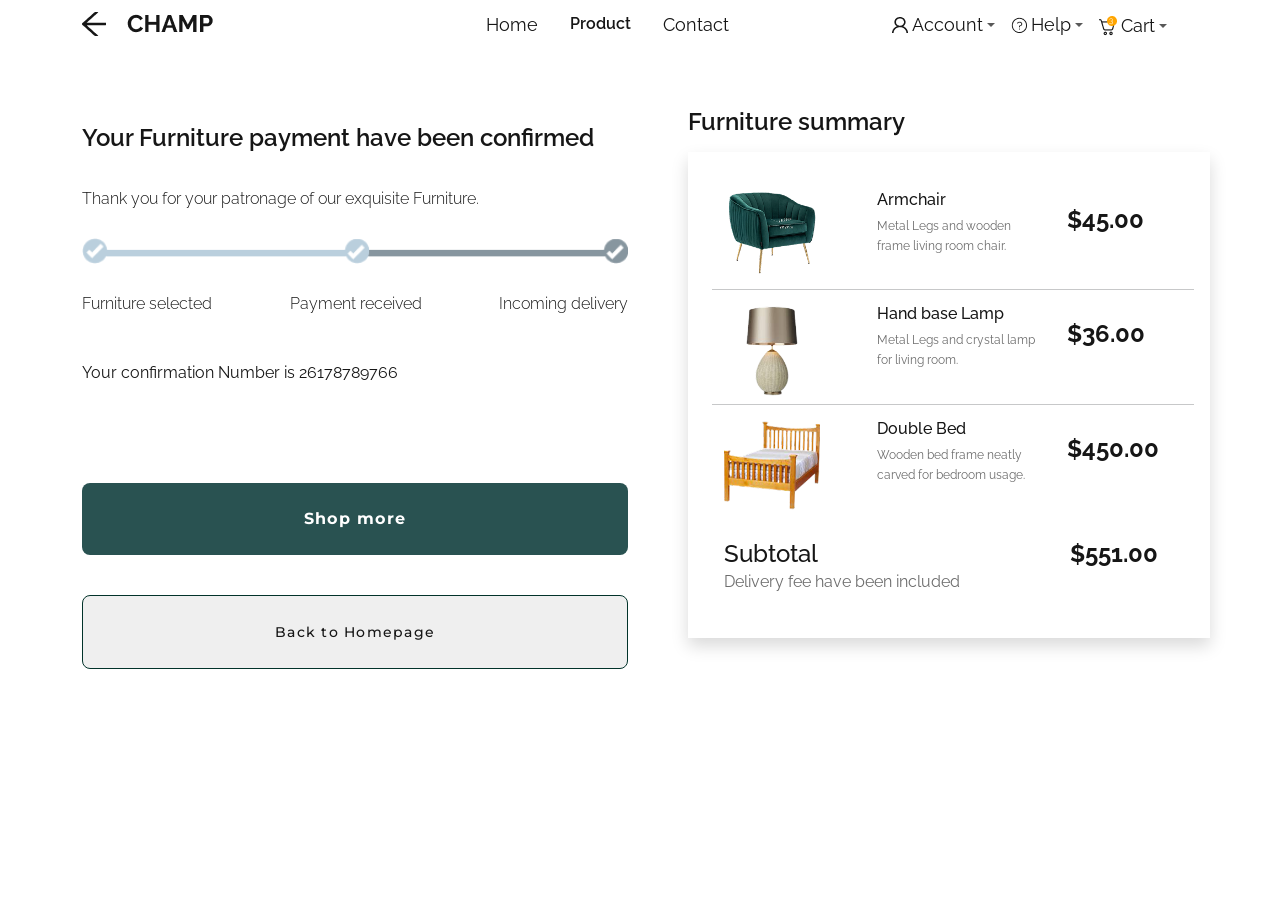
<file: Documents/Programming-Lesson/champ/confirmation.html>
<!DOCTYPE html>
<html lang="en">

<head>
    <meta charset="UTF-8">
    <meta name="viewport" content="width=device-width, initial-scale=1.0">
    <title>Champ confirmation page</title>
    <link rel="icon" href="assests/logo.png">
    <link rel="preconnect" href="https://fonts.googleapis.com">
    <link rel="preconnect" href="https://fonts.gstatic.com" crossorigin>
    <link
        href="https://fonts.googleapis.com/css2?family=Montserrat:ital,wght@0,100..900;1,100..900&family=Raleway:ital,wght@0,100..900;1,100..900&display=swap"
        rel="stylesheet">
    <link href="https://cdn.jsdelivr.net/npm/bootstrap@5.3.8/dist/css/bootstrap.min.css" rel="stylesheet"
        integrity="sha384-sRIl4kxILFvY47J16cr9ZwB07vP4J8+LH7qKQnuqkuIAvNWLzeN8tE5YBujZqJLB" crossorigin="anonymous">
    <script src="https://cdn.jsdelivr.net/npm/bootstrap@5.3.8/dist/js/bootstrap.bundle.min.js"
        integrity="sha384-FKyoEForCGlyvwx9Hj09JcYn3nv7wiPVlz7YYwJrWVcXK/BmnVDxM+D2scQbITxI"
        crossorigin="anonymous"></script>
    <link rel="stylesheet" href="./confirmation.css">
    <link rel="preconnect" href="https://fonts.googleapis.com">
    <link rel="preconnect" href="https://fonts.gstatic.com" crossorigin>
</head>

<body>
    <div class="container pb-5">
        <section>
            <div class="nav-container pb-5 d-flex justify-lg-between">
                <div class="navbar-brand col-6 col-lg-4">
                    <a href="index.html"><img src="assests/vector 2.png" alt="arrow"></a>
                    <img src="assests/logo.png" alt="logo" class="ps-2 ps-md-3">
                </div>
                <nav class="navbar navbar-expand-lg col-6 col-lg-8">
                    <div class="container-fluid">
                        <button class="navbar-toggler ms-auto" type="button" data-bs-toggle="collapse"
                            data-bs-target="#navbarSupportedContent" aria-controls="navbarSupportedContent"
                            aria-expanded="false" aria-label="Toggle navigation">
                            <span class="navbar-toggler-icon"></span>
                        </button>
                        <div class="collapse navbar-collapse menu" id="navbarSupportedContent">
                            <div class="container d-lg-flex ">
                                <ul class="navbar-nav d-lg-flex gap-lg-3 ps-xl-0 col-lg-6 col-xl-7">
                                    <li class="nav-item">
                                        <a class="nav-link" href="index.html" id="previous">Home</a>
                                    </li>
                                    <li class="nav-item">
                                        <a class="nav-link active" aria-current="page" href="product.html"
                                            id="current">Product</a>
                                    </li>
                                    <li class="nav-item">
                                        <a class="nav-link" href="contact.html" id="previous">Contact</a>
                                    </li>
                                </ul>
                                <ul class="navbar-nav col-lg-6 col-xl-6">
                                    <li class="nav-item dropdown">
                                        <a class="nav-link d-flex align-items-center dropdown-toggle" href="#"
                                            id="navbarDropdown" role="button" data-bs-toggle="dropdown"
                                            aria-expanded="false"> <img src="assests/Account.png" alt="account"
                                                class="pe-1">
                                            <span class="drop-but">Account</span>
                                        </a>
                                        <ul class="dropdown-menu" aria-labelledby="navbarDropdown">
                                            <li><a class="dropdown-item" href="sign-in.html">Sign In</a></li>
                                            <li><a class="dropdown-item" href="Log-in.html">Log In</a></li>
                                        </ul>
                                    </li>
                                    <li class="nav-item dropdown">
                                        <a class="nav-link d-flex align-items-center dropdown-toggle" href="#"
                                            id="navbarDropdown" role="button" data-bs-toggle="dropdown"
                                            aria-expanded="false"> <img src="assests/Help.png" alt="help" class="pe-1">
                                            <span class="drop-but">Help</span>
                                        </a>
                                        <ul class="dropdown-menu" aria-labelledby="navbarDropdown">
                                            <li><a class="dropdown-item" href="contact.html">help</a></li>
                                        </ul>
                                    </li>
                                    <li class="nav-item dropdown">
                                        <a class="nav-link d-flex align-items-center dropdown-toggle" href="#"
                                            id="navbarDropdown" role="button" data-bs-toggle="dropdown"
                                            aria-expanded="false"> <img src="assests/Cart.png" alt="cart" class="pe-1">
                                            <span class="drop-but">Cart</span>
                                        </a>
                                        <ul class="dropdown-menu" aria-labelledby="navbarDropdown">
                                            <li><a class="dropdown-item" href="cart.html">cart</a></li>
                                        </ul>
                                    </li>
                                </ul>
                            </div>
                        </div>
                    </div>
                </nav>
            </div>
            <div class="row">
                <!-- first segment -->
                <div class="col-lg-6">
                    <!-- text box -->
                    <div class="row pt-3">
                        <h1 class="col-lg-12 pb-3 con-head">Your Furniture payment have been confirmed</h1>
                        <p class="con-body pb-2">Thank you for your patronage of our exquisite Furniture.</p>
                        <div class="pb-4">
                            <img src="assests/Payment.png" alt="payment sign" class="w-100">
                        </div>
                        <div class="d-flex justify-content-between">
                            <p class="con-body">Furniture selected</p>
                            <p class="con-body">Payment received</p>
                            <p class="con-body">Incoming delivery </p>
                        </div>
                        <p class="con-num pt-3 pb-4">Your confirmation Number is 26178789766</p>
                        <!-- button box -->
                        <div class="pt-5 pb-4">
                            <button type="button" onclick="window.location.href='product.html'"
                                class="more py-4 w-100 rounded-3 border-0">Shop more</button>
                        </div>
                        <div class="pt-3">
                            <button type="button" onclick="window.location.href='index.html'"
                                class="back py-4 w-100 rounded-3"> Back to Homepage</button>
                        </div>
                    </div>
                </div>
                <!-- secound segment -->
                <div class="col-lg-6 ps-lg-5 pt-5 pt-lg-0">
                    <h1 class="sum">Furniture summary</h1>
                    <div class="row shadow ms-lg-0 ms-xl-0 px-3 py-4 ps-4" id="confirmation-order-container">
                        <div class="row pb-2 pt-3">
                            <div class="col-6 col-md-5 col-lg-4 text-start">
                                <img src="assests/cart1.png" alt="arm chair" class="w-75">
                            </div>
                            <div class="col-md-4 col-6 col-lg-5">
                                <h2 class="prod">Armchair</h2>
                                <p class="des">Metal Legs and wooden frame living room chair.</p>
                            </div>
                            <div class="col-md-2 col-lg-2 text-end">
                                <h1 class="price pt-lg-3">$45.00</h1>
                            </div>
                        </div>
                        <hr>
                        <div class="row pb-2">
                            <div class="col-6 col-md-5 col-lg-4">
                                <img src="assests/cart2.png" alt="hand base lamp" class="w-75">
                            </div>
                            <div class="col-6 col-md-4 col-lg-5">
                                <h2 class="prod">Hand base Lamp</h2>
                                <p class="des">Metal Legs and crystal lamp for living room.</p>
                            </div>
                            <div class="col-md-2 col-lg-2 text-end">
                                <h1 class="price pt-lg-3">$36.00</h1>
                            </div>
                        </div>
                        <hr>
                        <div class="row pb-2">
                            <div class="col-6 col-md-5 col-lg-4">
                                <img src="assests/cart3.png" alt="double bed" class="w-75">
                            </div>
                            <div class="col-6 col-md-4 col-lg-5">
                                <h2 class="prod">Double Bed</h2>
                                <p class="des">Wooden bed frame neatly carved for bedroom usage.</p>
                            </div>
                            <div class="col-md-2 col-lg-2 text-end">
                                <h1 class="price pt-lg-3">$450.00</h1>
                            </div>
                        </div>
                        <div class="row pb-2 pt-4">
                            <div class="col-8 col-md-5 col-lg-9">
                                <h2 class="subtotal">Subtotal</h2>
                                <p class="des-del mt-2">Delivery fee have been included</p>
                            </div>
                            <div class="col-4 col-md-6 col-lg-3 text-end">
                                <h1 class="price">$551.00</h1>
                            </div>
                        </div>
                    </div>
                </div>
            </div>
        </section>
    </div>

    <script src="confirmation.js"></script>
</body>

</html>
</file>
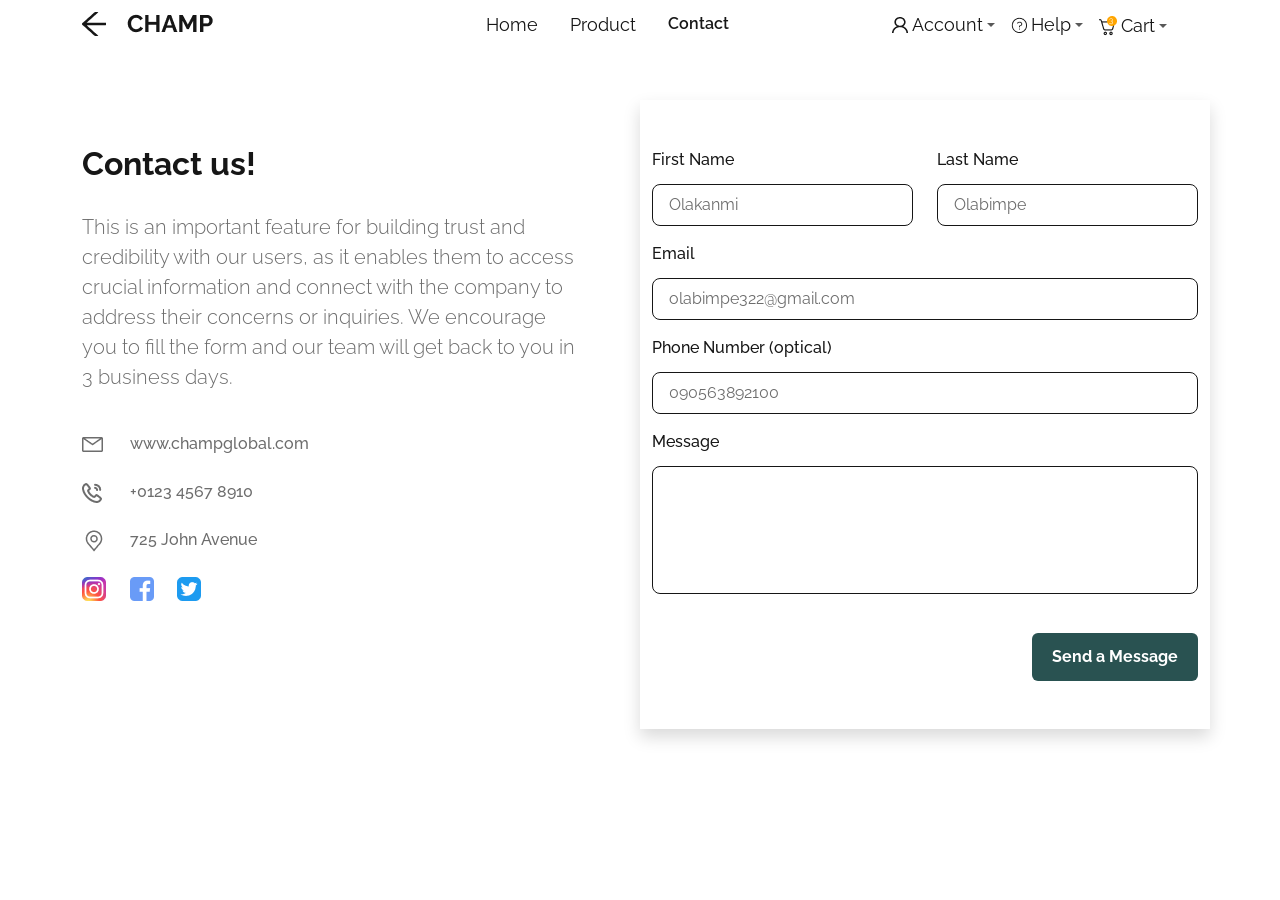
<file: Documents/Programming-Lesson/champ/contact.html>
<!DOCTYPE html>
<html lang="en">

<head>
    <meta charset="UTF-8">
    <meta name="viewport" content="width=device-width, initial-scale=1.0">
    <title>Champ contact page</title>
    <link rel="icon" href="assests/logo.png">
    <link href="https://fonts.googleapis.com/css2?family=Raleway:ital,wght@0,100..900;1,100..900&display=swap"
        rel="stylesheet">
    <link href="https://cdn.jsdelivr.net/npm/bootstrap@5.3.8/dist/css/bootstrap.min.css" rel="stylesheet"
        integrity="sha384-sRIl4kxILFvY47J16cr9ZwB07vP4J8+LH7qKQnuqkuIAvNWLzeN8tE5YBujZqJLB" crossorigin="anonymous">
    <script src="https://cdn.jsdelivr.net/npm/bootstrap@5.3.8/dist/js/bootstrap.bundle.min.js"
        integrity="sha384-FKyoEForCGlyvwx9Hj09JcYn3nv7wiPVlz7YYwJrWVcXK/BmnVDxM+D2scQbITxI"
        crossorigin="anonymous"></script>
    <link rel="stylesheet" href="./contact.css">
    <link rel="preconnect" href="https://fonts.googleapis.com">
    <link rel="preconnect" href="https://fonts.gstatic.com" crossorigin>
</head>

<body>
    <div class="container pb-5">
        <section>
            <div class="nav-container pb-5 d-flex justify-lg-between">
                <div class="navbar-brand col-6 col-lg-4">
                    <a href="index.html"><img src="assests/vector 2.png" alt="arrow"></a>
                    <img src="assests/logo.png" alt="logo" class="ps-2 ps-md-3">
                </div>
                <nav class="navbar navbar-expand-lg col-6 col-lg-8">
                    <div class="container-fluid">
                        <button class="navbar-toggler ms-auto" type="button" data-bs-toggle="collapse"
                            data-bs-target="#navbarSupportedContent" aria-controls="navbarSupportedContent"
                            aria-expanded="false" aria-label="Toggle navigation">
                            <span class="navbar-toggler-icon"></span>
                        </button>
                        <div class="collapse navbar-collapse menu" id="navbarSupportedContent">
                            <div class="container d-lg-flex ">
                                <ul class="navbar-nav d-lg-flex gap-lg-3 ps-xl-0 col-lg-6 col-xl-7">
                                    <li class="nav-item">
                                        <a class="nav-link" href="index.html" id="previous">Home</a>
                                    </li>
                                    <li class="nav-item">
                                        <a class="nav-link" href="product.html" id="previous">Product</a>
                                    </li>
                                    <li class="nav-item">
                                        <a class="nav-link active" aria-current="page" href="contact.html"
                                            id="current">Contact</a>
                                    </li>
                                </ul>
                                <ul class="navbar-nav col-lg-6 col-xl-6">
                                    <li class="nav-item dropdown">
                                        <a class="nav-link d-flex align-items-center dropdown-toggle" href="#"
                                            id="navbarDropdown" role="button" data-bs-toggle="dropdown"
                                            aria-expanded="false"> <img src="assests/Account.png" alt="account"
                                                class="pe-1">
                                            <span class="drop-but">Account</span>
                                        </a>
                                        <ul class="dropdown-menu" aria-labelledby="navbarDropdown">
                                            <li><a class="dropdown-item" href="sign-in.html">Sign In</a></li>
                                            <li><a class="dropdown-item" href="Log-in.html">Log In</a></li>
                                        </ul>
                                    </li>
                                    <li class="nav-item dropdown">
                                        <a class="nav-link d-flex align-items-center dropdown-toggle" href="#"
                                            id="navbarDropdown" role="button" data-bs-toggle="dropdown"
                                            aria-expanded="false"> <img src="assests/Help.png" alt="help" class="pe-1">
                                            <span class="drop-but">Help</span>
                                        </a>
                                        <ul class="dropdown-menu" aria-labelledby="navbarDropdown">
                                            <li><a class="dropdown-item" href="contact.css">help</a></li>
                                        </ul>
                                    </li>
                                    <li class="nav-item dropdown">
                                        <a class="nav-link d-flex align-items-center dropdown-toggle" href="#"
                                            id="navbarDropdown" role="button" data-bs-toggle="dropdown"
                                            aria-expanded="false"> <img src="assests/Cart.png" alt="cart" class="pe-1">
                                            <span class="drop-but">Cart</span>
                                        </a>
                                        <ul class="dropdown-menu" aria-labelledby="navbarDropdown">
                                            <li><a class="dropdown-item" href="cart.html">cart</a></li>
                                        </ul>
                                    </li>
                                </ul>
                            </div>
                        </div>
                    </div>
                </nav>
            </div>
            <div class="row">
                <!-- first segment -->
                <div class="col-lg-6 pt-5">
                    <h1 class="con-head pb-4">Contact us!</h1>
                    <p class="con-body col-11 pb-4">This is an important feature for building trust and credibility with
                        our users, as it enables them to access crucial information and connect with the company to
                        address their concerns or inquiries. We encourage you to fill the form and our team will get
                        back to you in 3 business days.</p>
                    <div class="row pb-4">
                        <div class="col-1"><img src="assests/mail2.png" alt="mail icon"></div>
                        <div class="col-10"><a href="#" class="con-link text-decoration-none"> www.champglobal.com</a></div>
                    </div>
                    <div class="row pb-4">
                        <div class="col-1"><img src="assests/phone2.png" alt="phone icon"></div>
                        <div class="col-10"><a href="#" class="con-link text-decoration-none">+0123 4567 8910</a></div>
                    </div>
                    <div class="row pb-4">
                       <div class="col-1"><img src="assests/location2.png" alt="location icon"></div>
                       <div class="col-10"><a href="#" class="con-link text-decoration-none">725 John Avenue</a></div>
                    </div>
                    <div class="row">
                        <div class="col-1">
                            <img src="assests/instagram.png" alt="intagram icon" class="">
                        </div>
                        <div class="col-1">
                            <img src="assests/facebook.png" alt="facebook icon" class="">
                        </div>
                        <div class="col-1">
                            <img src="assests/twitter.png" alt="twitter icon" class="">
                        </div>
                    </div>
                </div>
                <!-- secound segment -->
                <div class="col-lg-6 pt-5 pt-lg-0">
                    <div class="row shadow py-5">
                        <form action="post">
                            <fieldset>
                                <div class="col">
                                    <div class="row pb-3">
                                        <div class="col-6">
                                            <label for="firstName" class="form-text pb-3">First Name</label>
                                            <input type="text" name="firstName" placeholder="Olakanmi"
                                                class="form rounded-3 py-2  ps-3 w-100" id="firstName" required>
                                        </div>
                                        <div class="col-6">
                                            <label for="lastName" class="form-text pb-3">Last Name</label>
                                            <input type="text" name="lastName" placeholder="Olabimpe"
                                                class="form rounded-3 py-2 ps-3 w-100" id="lasttName" required>
                                        </div>
                                    </div>
                                    <div class="col pb-3">
                                        <label for="email" class="form-text pb-3">Email</label>
                                        <input type="email" name="email" placeholder="olabimpe322@gmail.com"
                                            class="form rounded-3 py-2  ps-3 w-100" id="email" required>
                                    </div>
                                    <div class="col pb-3">
                                        <label for="phoneNumber" class="form-text pb-3">Phone Number (optical)</label>
                                        <input type="tel" name="phoneNumber" placeholder="090563892100"
                                            class="form rounded-3 py-2  ps-3 w-100" id="phoneNumber" required>
                                    </div>
                                    <div class="col pb-3">
                                        <label for="message" class="form-text pb-3">Message</label>
                                        <textarea name="message" id="message" class="form rounded-3 w-100" required style="resize: none; height: 8rem;"></textarea>
                                    </div>
                                    <div class="row justify-content-end pt-3">
                                        <div class="col-6 col-md-4 col-lg-4">
                                            <button type="submit" class="send py-3 rounded-2 w-100 border-0">Send a Message</button>
                                        </div>
                                    </div>
                                </div>
                            </fieldset>
                        </form>
                    </div>
                </div>
            </div>
        </section>
    </div>
</body>

</html>
</file>
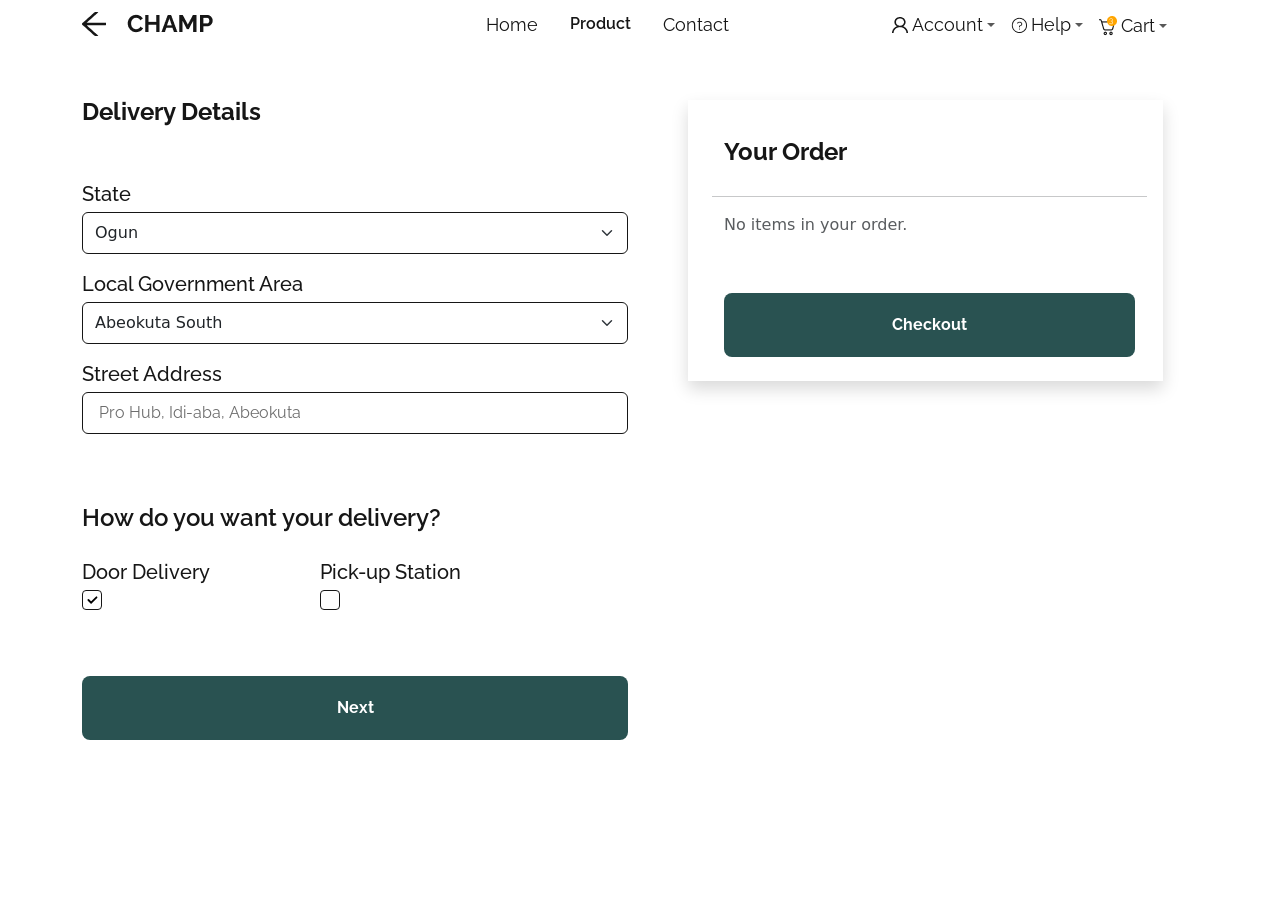
<file: Documents/Programming-Lesson/champ/delivery.html>
<!DOCTYPE html>
<html lang="en">

<head>
    <meta charset="UTF-8">
    <meta name="viewport" content="width=device-width, initial-scale=1.0">
    <title>Champ delivery page</title>
    <link rel="icon" href="assests/logo.png">
    <link href="https://fonts.googleapis.com/css2?family=Raleway:ital,wght@0,100..900;1,100..900&display=swap"
        rel="stylesheet">
    <link href="https://cdn.jsdelivr.net/npm/bootstrap@5.3.8/dist/css/bootstrap.min.css" rel="stylesheet"
        integrity="sha384-sRIl4kxILFvY47J16cr9ZwB07vP4J8+LH7qKQnuqkuIAvNWLzeN8tE5YBujZqJLB" crossorigin="anonymous">
    <script src="https://cdn.jsdelivr.net/npm/bootstrap@5.3.8/dist/js/bootstrap.bundle.min.js"
        integrity="sha384-FKyoEForCGlyvwx9Hj09JcYn3nv7wiPVlz7YYwJrWVcXK/BmnVDxM+D2scQbITxI"
        crossorigin="anonymous"></script>
    <link rel="stylesheet" href="./delivery.css">
    <link rel="preconnect" href="https://fonts.googleapis.com">
    <link rel="preconnect" href="https://fonts.gstatic.com" crossorigin>
    <style>
        :root {
            --he: 20px;
            --we: 100px;
        }

        .chec-b {
            width: var(--he);
            height: var(--he);
        }
    </style>
</head>

<body>
    <div class="container pb-5">
        <section>
            <div class="nav-container pb-5 d-flex justify-lg-between">
                <div class="navbar-brand col-6 col-lg-4">
                    <a href="index.html"><img src="assests/vector 2.png" alt="arrow"></a>
                    <img src="assests/logo.png" alt="logo" class="ps-2 ps-md-3">
                </div>
                <nav class="navbar navbar-expand-lg col-6 col-lg-8">
                    <div class="container-fluid">
                        <button class="navbar-toggler ms-auto" type="button" data-bs-toggle="collapse"
                            data-bs-target="#navbarSupportedContent" aria-controls="navbarSupportedContent"
                            aria-expanded="false" aria-label="Toggle navigation">
                            <span class="navbar-toggler-icon"></span>
                        </button>
                        <div class="collapse navbar-collapse menu" id="navbarSupportedContent">
                            <div class="container d-lg-flex ">
                                <ul class="navbar-nav d-lg-flex gap-lg-3 ps-xl-0 col-lg-6 col-xl-7">
                                    <li class="nav-item">
                                        <a class="nav-link" href="index.html" id="previous">Home</a>
                                    </li>
                                    <li class="nav-item">
                                        <a class="nav-link active" aria-current="page" href="product.html"
                                            id="current">Product</a>
                                    </li>
                                    <li class="nav-item">
                                        <a class="nav-link" href="contact.html" id="previous">Contact</a>
                                    </li>
                                </ul>
                                <ul class="navbar-nav col-lg-6 col-xl-6">
                                    <li class="nav-item dropdown">
                                        <a class="nav-link d-flex align-items-center dropdown-toggle" href="#"
                                            id="navbarDropdown" role="button" data-bs-toggle="dropdown"
                                            aria-expanded="false"> <img src="assests/Account.png" alt="account"
                                                class="pe-1">
                                            <span class="drop-but">Account</span>
                                        </a>
                                        <ul class="dropdown-menu" aria-labelledby="navbarDropdown">
                                            <li><a class="dropdown-item" href="sign-in.html">Sign In</a></li>
                                            <li><a class="dropdown-item" href="Log-in.html">Log In</a></li>
                                        </ul>
                                    </li>
                                    <li class="nav-item dropdown">
                                        <a class="nav-link d-flex align-items-center dropdown-toggle" href="#"
                                            id="navbarDropdown" role="button" data-bs-toggle="dropdown"
                                            aria-expanded="false"> <img src="assests/Help.png" alt="help" class="pe-1">
                                            <span class="drop-but">Help</span>
                                        </a>
                                        <ul class="dropdown-menu" aria-labelledby="navbarDropdown">
                                            <li><a class="dropdown-item" href="contact.html">help</a></li>
                                        </ul>
                                    </li>
                                    <li class="nav-item dropdown">
                                        <a class="nav-link d-flex align-items-center dropdown-toggle" href="#"
                                            id="navbarDropdown" role="button" data-bs-toggle="dropdown"
                                            aria-expanded="false"> <img src="assests/Cart.png" alt="cart" class="pe-1">
                                            <span class="drop-but">Cart</span>
                                        </a>
                                        <ul class="dropdown-menu" aria-labelledby="navbarDropdown">
                                            <li><a class="dropdown-item" href="cart.html">cart</a></li>
                                        </ul>
                                    </li>
                                </ul>
                            </div>
                        </div>
                    </div>
                </nav>
            </div>
            <div class="row">
                <!-- first column -->
                <div class="col-md-5 col-lg-6">
                    <form action="post" id="deliverydetails">
                        <fieldset>
                            <legend class="del pb-5">Delivery Details</legend>
                            <div class="pb-3">
                                <label for="state" class="form-text pb-2">State</label>
                                <select name="State" class="form-select py-2 rounded-2 form-1" id="state" required>
                                    <option value="Ogun" selected class="form-opt">Ogun</option>
                                    <option value="Oyo" class="form-opt">Oyo</option>
                                    <option value="Lagos" class="form-opt">Lagos</option>
                                    <option value="Osun" class="form-opt">Osun</option>
                                    <option value="Kwara" class="form-opt">Kwara</option>
                                </select>
                            </div>
                            <div class="pb-3">
                                <label for="local" class="form-text pb-2">Local Government Area</label>
                                <select name="Local Government Area" class="form-select py-2 rounded-2 form-1"
                                    id="local" required>
                                    <option value="Abeokuta South" class="form-opt" selected>Abeokuta South</option>
                                    <option value="Ibadan-North" class="form-opt">Ibadan North</option>
                                    <option value="Ikeja" class="form-opt">Ikeja</option>
                                    <option value="Osogbo" class="form-opt">Osogbo</option>
                                    <option value="Ilorin-West" class="form-opt">Ilorin West</option>
                                </select>
                            </div>
                            <div class="pb-4">
                                <label for="address" class="form-text pb-2">Street Address</label>
                                <input type="text" name="Address" class="form-2 py-2 ps-md-3 rounded-2 w-100"
                                    placeholder="Pro Hub, Idi-aba, Abeokuta" id="address" required>
                            </div>
                        </fieldset>
                        <fieldset>
                            <legend class="how pt-5 pb-4">How do you want your delivery?</legend>
                            <div class="row">
                                <!-- check box 1 -->
                                <div class="col-lg-5 pb-3">
                                    <label for="door" class="check-text pb-1">Door Delivery</label>
                                    <div class="form-check">
                                        <input type="radio" checked name="deliveryMode" class="form-check-input chec-b box" id="door" value="Door Delivery" required>
                                    </div>
                                </div>
                                <!-- check box 2 -->
                                <div class="col-lg-5 pb-3">
                                    <label for="station" class="check-text pb-1">Pick-up Station</label>
                                    <div class="form-check">
                                        <input type="radio" name="deliveryMode" class="form-check-input chec-b box" id="station" value="Pick-up Station" required>
                                    </div>
                                </div>
                                <div class="pt-5">
                                    <button type="submit" class="next py-4 border-0 rounded-3 w-100">Next</button>
                                </div>
                            </div>
                        </fieldset>
                    </form>
                </div>
                <!-- secound column -->
                <div class="col-md-6 col-lg-5 mt-5 mt-md-0 ms-md-5 ms-lg-5">
                    <div class="row shadow px-3 py-4 ps-4">
                        <div class="pt-3 pb-4">
                            <h1 class="order">Your Order</h1>
                        </div>
                        <hr>
                        <div id="delivery-order-container"></div>
                        <!-- <div class="row pb-2 "> -->
                            <!-- <div class="col-6 col-lg-4"> -->
                                <!-- <img src="assests/cart1.png" alt="arm chair" class="w-75"> -->
                            <!-- </div> -->
                            <!-- <div class="col-6 col-lg-8"> -->
                                <!-- <h2 class="prod">Armchair</h2> -->
                                <!-- <p class="des">Metal Legs and wooden frame living room chair.</p> -->
                            <!-- </div> -->
                        <!-- </div> -->
                        <!-- <hr> -->
                        <!-- <div class="row pb-2"> -->
                            <!-- <div class="col-6 col-lg-4"> -->
                                <!-- <img src="assests/cart2.png" alt="hand base lamp" class="w-75"> -->
                            <!-- </div> -->
                            <!-- <div class="col-6 col-lg-8"> -->
                                <!-- <h2 class="prod">Hand base Lamp</h2> -->
                                <!-- <p class="des">Metal Legs and crystal lamp for living room.</p> -->
                            <!-- </div> -->
                        <!-- </div> -->
                        <!-- <hr> -->
                        <!-- <div class="row pb-2"> -->
                            <!-- <div class="col-6 col-lg-4"> -->
                                <!-- <img src="assests/cart3.png" alt="double bed" class="w-75"> -->
                            <!-- </div> -->
                            <!-- <div class="col-6 col-lg-8"> -->
                                <!-- <h2 class="prod">Double Bed</h2> -->
                                <!-- <p class="des">Wooden bed frame neatly carved for bedroom usage.</p> -->
                            <!-- </div> -->
                        <!-- </div> -->
                        <div class="pt-4">
                            <button onclick="window.location.href='check-out.html'" type="button" class="but w-100 py-4 rounded-3 border-0" id="payment.html">Checkout</button>
                        </div>
                    </div>
                </div>
            </div>
        </section>
    </div>


    <script src="delivery.js"></script>
</body>

</html>
</file>
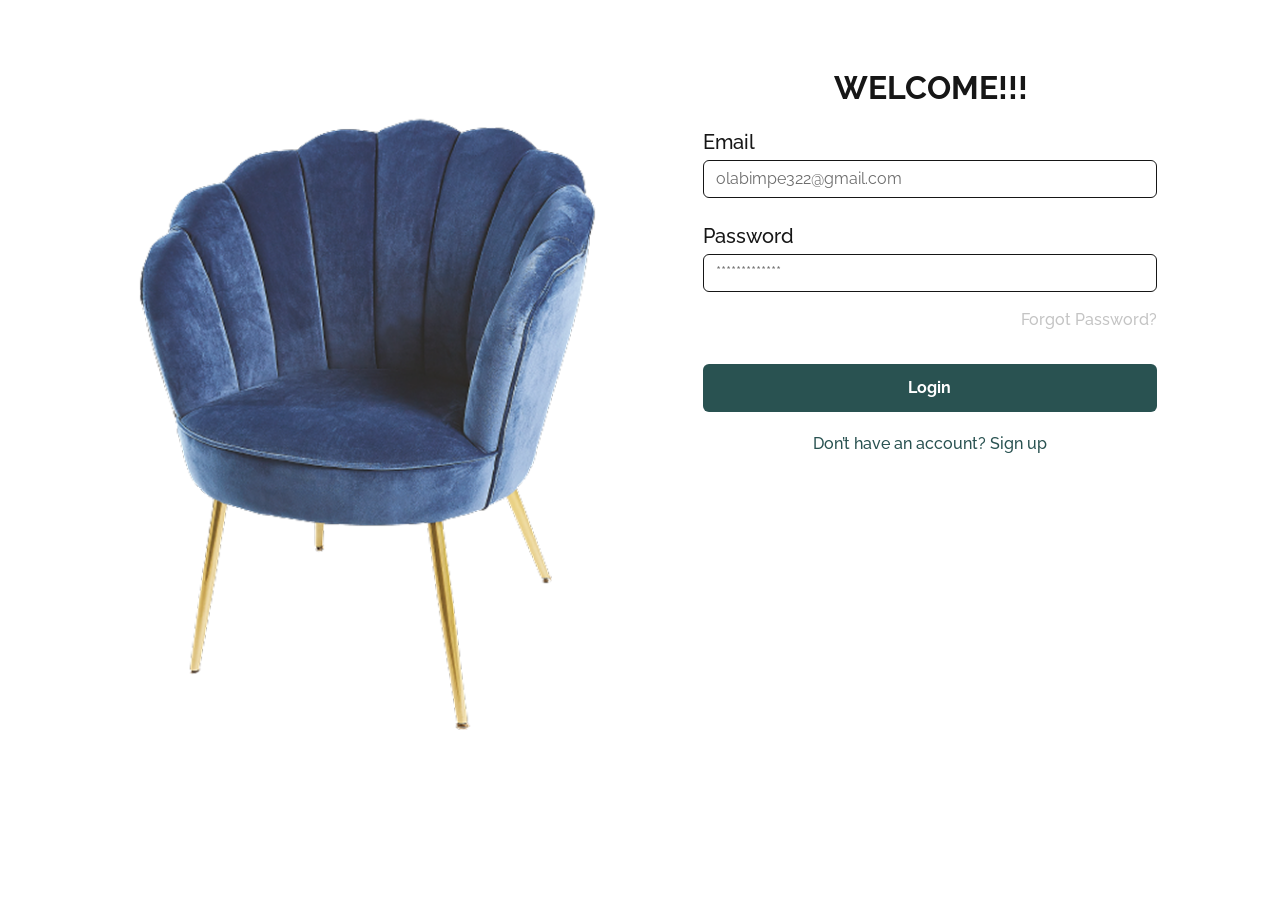
<file: Documents/Programming-Lesson/champ/Log-in.html>
<!DOCTYPE html>
<html lang="en">
<head>
    <meta charset="UTF-8">
    <meta name="viewport" content="width=device-width, initial-scale=1.0">
    <title>Champ log in</title>
    <link rel="icon" href="assests/logo.png">
    <link href="https://fonts.googleapis.com/css2?family=Raleway:ital,wght@0,100..900;1,100..900&display=swap"
        rel="stylesheet">
    <link href="https://cdn.jsdelivr.net/npm/bootstrap@5.3.8/dist/css/bootstrap.min.css" rel="stylesheet"
        integrity="sha384-sRIl4kxILFvY47J16cr9ZwB07vP4J8+LH7qKQnuqkuIAvNWLzeN8tE5YBujZqJLB" crossorigin="anonymous">
    <script src="https://cdn.jsdelivr.net/npm/bootstrap@5.3.8/dist/js/bootstrap.bundle.min.js"
        integrity="sha384-FKyoEForCGlyvwx9Hj09JcYn3nv7wiPVlz7YYwJrWVcXK/BmnVDxM+D2scQbITxI"
        crossorigin="anonymous"></script>
    <link rel="stylesheet" href="./Log-in.css">
    <link rel="preconnect" href="https://fonts.googleapis.com">
    <link rel="preconnect" href="https://fonts.gstatic.com" crossorigin>
</head>
<body>
    <div class="container pt-5 pb-5">
        <section>
            <div class="d-flex justify-content-center pt-lg-4">
                <div class="row">
                    <!-- image column -->
                    <div class="col-md-6 col-lg-6 col-xl-6">
                        <img src="assests/form-image.png" alt="blue chair" class="w-100">
                    </div>
                    <!-- form column -->
                    <div class="col-md-6 col-lg-6  col-xl-6 ps-lg-5">
                        <div class="input-group px-lg-3 position-relative">
                            <div class="input-group d-flex justify-content-center">
                                <h1 class="create pb-3">WELCOME!!!</h1>
                            </div>
                            <div class="w-100" id="signupform">
                                <div class="mb-4">
                                    <label for="mail" class="form-text pb-2">Email</label>
                                    <input type="email" name="email" class="form-control w-100 form-2" autocomplete="email"
                                        placeholder="olabimpe322@gmail.com" id="mail" required>
                                </div>
                                <div class="mb-3">
                                    <label for="password" class="form-text pb-2">Password</label>
                                    <input type="password" name="password" class="form-control w-100 form-2" placeholder="*************"
                                        id="password" required>    
                                </div>
                                <p class="text-end"><a href="" class="for text-end text-decoration-none">Forgot Password?</a></p>
                                <div class="pt-3">
                                    <button type="button" class="create-btn w-100 border-0 py-3 rounded-2" id="submit-btn">Login</button>
                                </div>
                                <p class="already pt-4 text-center">Don’t have an account? <a href="sign-in.html" class="log text-decoration-none">Sign up </a></p>
                            </div>
                        </div>
                    </div>
                </div>
            </div>
        </section>
    </div>
</body>
</html>
</file>
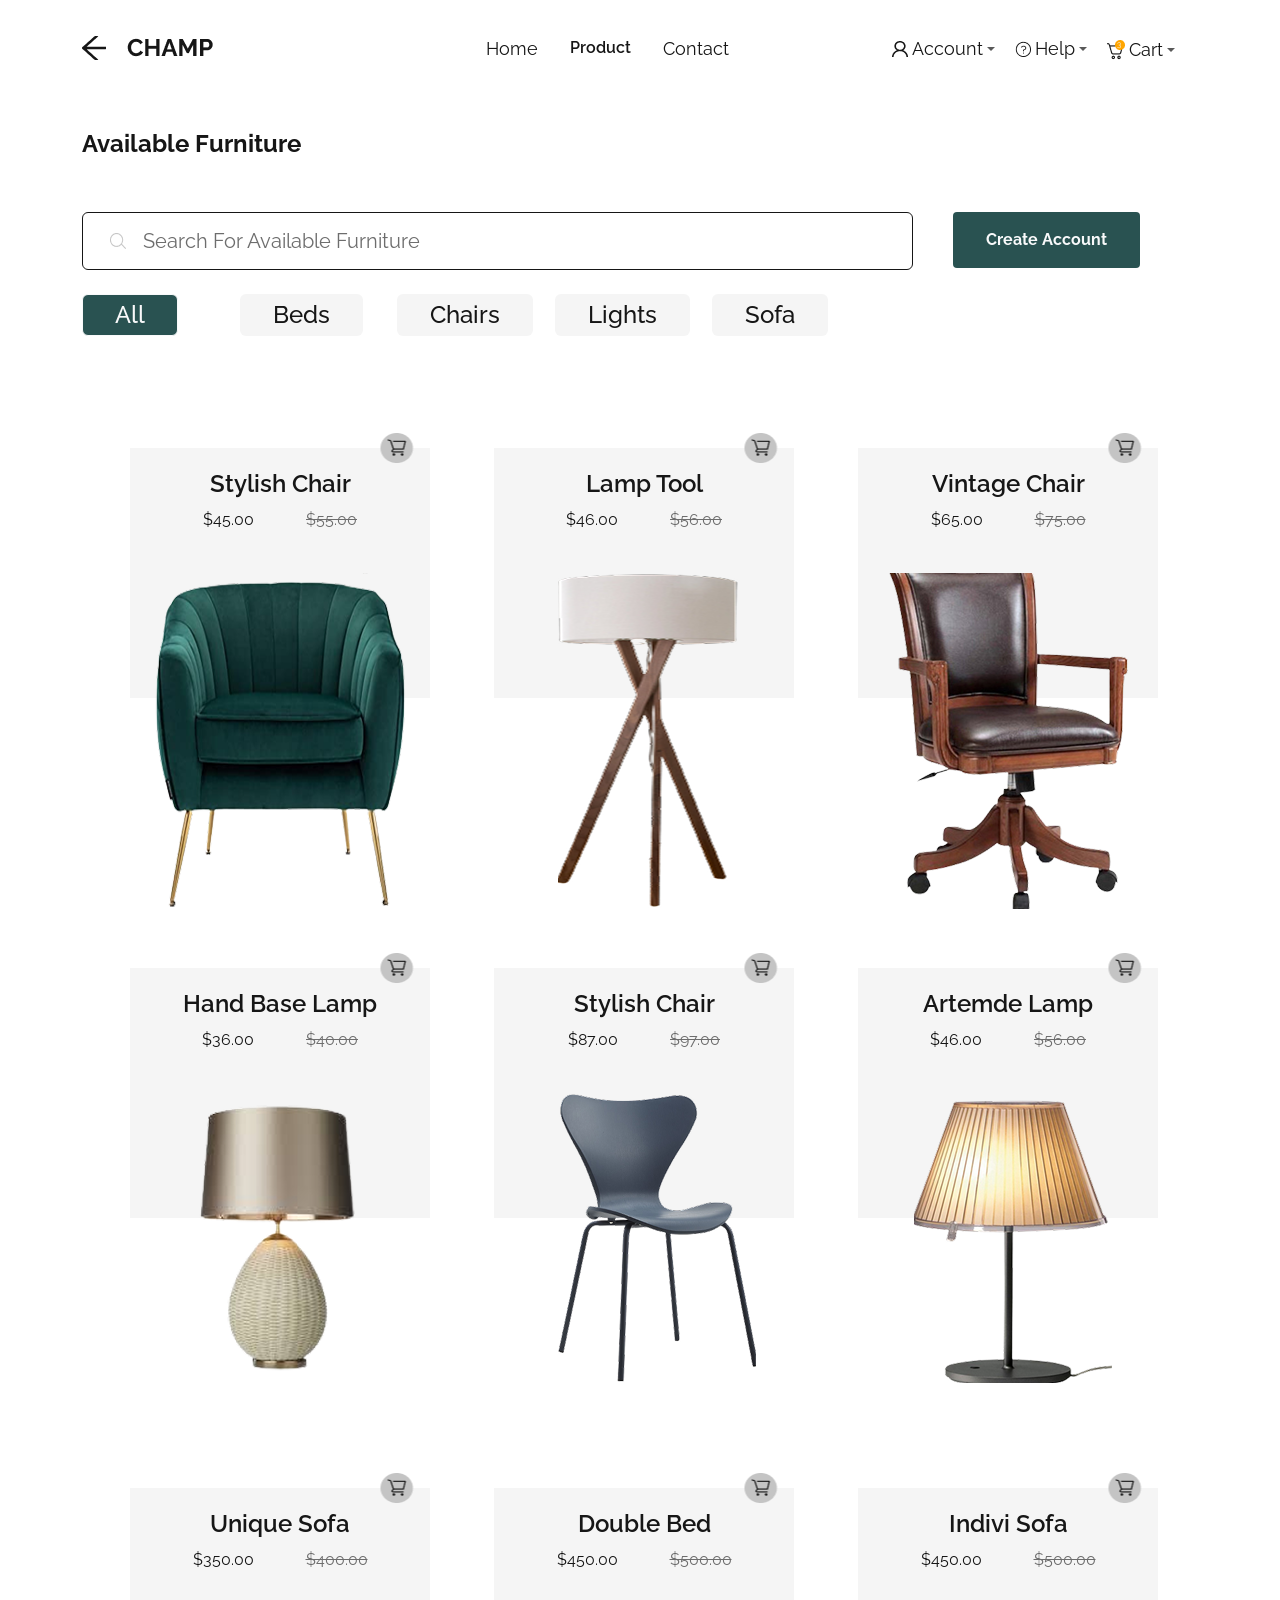
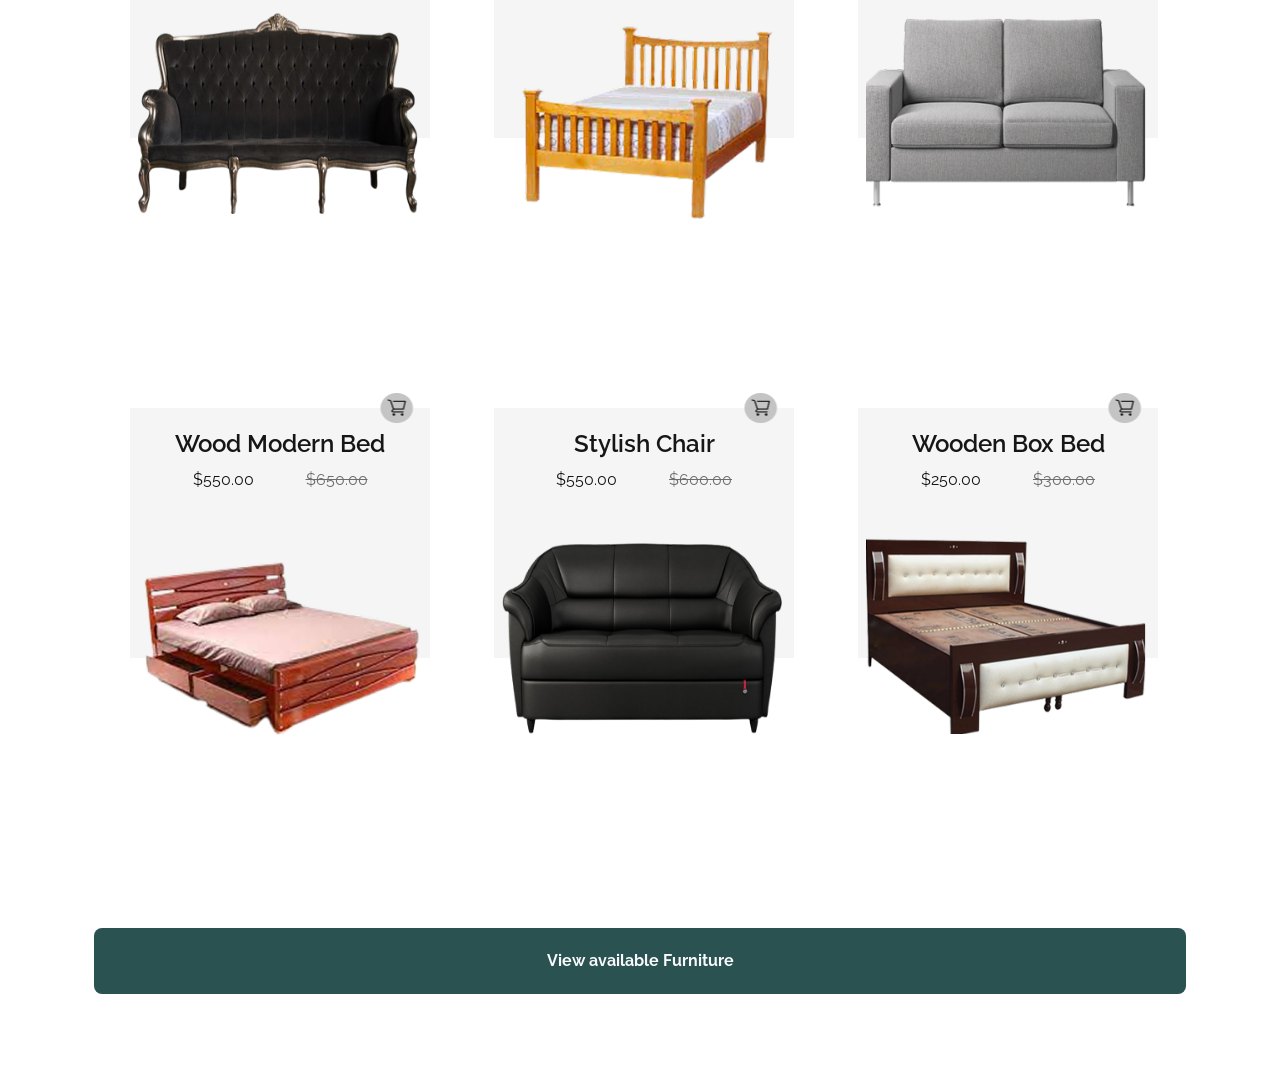
<file: Documents/Programming-Lesson/champ/product.html>
<!DOCTYPE html>
<html lang="en">

<head>
    <meta charset="UTF-8">
    <meta name="viewport" content="width=device-width, initial-scale=1.0">
    <title>Funiture listing</title>
    <link rel="icon" href="assests/logo.png">
    <link href="https://fonts.googleapis.com/css2?family=Raleway:ital,wght@0,100..900;1,100..900&display=swap"
        rel="stylesheet">
    <link href="https://cdn.jsdelivr.net/npm/bootstrap@5.3.8/dist/css/bootstrap.min.css" rel="stylesheet"
        integrity="sha384-sRIl4kxILFvY47J16cr9ZwB07vP4J8+LH7qKQnuqkuIAvNWLzeN8tE5YBujZqJLB" crossorigin="anonymous">
    <script src="https://cdn.jsdelivr.net/npm/bootstrap@5.3.8/dist/js/bootstrap.bundle.min.js"
        integrity="sha384-FKyoEForCGlyvwx9Hj09JcYn3nv7wiPVlz7YYwJrWVcXK/BmnVDxM+D2scQbITxI"
        crossorigin="anonymous"></script>
    <link rel="stylesheet" href="./product.css">
    <link rel="preconnect" href="https://fonts.googleapis.com">
    <link rel="preconnect" href="https://fonts.gstatic.com" crossorigin>
    <style>
        :root {
            --first-color: #295251;
            --font-family-1: "Raleway", sans-serif;
            --button-size: 0.8rem 2rem;
            --color-1: #161616;
            --color-2: #16161654;
            --prod-bg-width: 300px;
            --prod-bg-height: 250px;
            --prod-bg: #C4C4C42B;
            --prod-min-height: 520px;
            --bg-2: #F5F5F5;
            --bg-3: #295251;
            --font: #FFFFFF;
            --opac: 1;
            /* --height: 60px; */
            --but-s: 0.5rem 2rem;
            --wid: 157.58px;
            --hei: 50px;
            --prim: #ff0043;
            --height-1: 20px;
            --bg-4: #295251;
            --wid-max: 200px;
            --width: 280px;
            --width2: 300px;
        }

        .button-1 {
            background-color:
                var(--first-color);
        }

        .fontFamily-1 {
            font-family:
                var(--font-family-1);
        }

        .but-size {
            padding: var(--button-size);
        }

        .search-bg {
            background-color:
                var(--color-2);
        }

        .font-color {
            color:
                var(--color-1);
        }

        .mob-h {
            height:
                var(--prod-bg-height);
        }

        .mob-w {
            width: var(--prod-bg-width);
        }

        .prod-bg {
            background-color: var(--prod-bg);
        }

        .prod-min-h {
            min-height: var(--prod-min-height);
        }

        .bg-2 {
            background-color: var(--bg-2);
        }

        .bg-3 {
            background-color: var(--bg-3);
        }

        .font-color-2 {
            color: var(--font);
        }

        .fade {
            opacity: var(--opac);
        }

        .search-h {
            max-height: var(--height);
        }

        .test-red {
            color: var(--prim);
        }

        .but-h {
            height: var(--hei);
        }

        .but-w {
            width: var(--wid);
        }

        .but-size-s {
            padding: var(--but-s);
        }

        .hei {
            height: var(--height-1);
        }

        .but-bg {
            background-color: var(--bg-4);
        }

        .bord {
            border-color: var(--color-1);
        }

        .box-max {
            max-width: var(--wid-max);
        }

        .p-w {
            width: var(--width);
        }

        .p-w2 {
            width: var(--width2);
        }
    </style>
</head>

<body>
    <div class="container-1 pt-4 pb-5">
        <section class="container pb-5">
            <div class="nav-container pb-5 d-flex justify-lg-between">
                <div class="navbar-brand col-6 col-lg-4">
                    <a href="index.html"><img src="assests/vector 2.png" alt="arrow"></a>
                    <img src="assests/logo.png" alt="logo" class="ps-2 ps-md-3">
                </div>
                <nav class="navbar navbar-expand-lg col-6 col-lg-8">
                    <div class="container-fluid">
                        <button class="navbar-toggler ms-auto" type="button" data-bs-toggle="collapse"
                            data-bs-target="#navbarSupportedContent" aria-controls="navbarSupportedContent"
                            aria-expanded="false" aria-label="Toggle navigation">
                            <span class="navbar-toggler-icon"></span>
                        </button>
                        <div class="collapse navbar-collapse menu" id="navbarSupportedContent">
                            <div class="container d-lg-flex">
                                <ul class="navbar-nav pe-lg-5 ps-xl-0 d-lg-flex gap-lg-3 col-lg-6 col-xl-7">
                                    <li class="nav-item">
                                        <a class="nav-link" href="index.html" id="previous">Home</a>
                                    </li>
                                    <li class="nav-item">
                                        <a class="nav-link active" aria-current="page" href="product.html"
                                            id="current">Product</a>
                                    </li>
                                    <li class="nav-item">
                                        <a class="nav-link" href="contact.html" id="previous">Contact</a>
                                    </li>
                                </ul>
                                <ul class="navbar-nav col-lg-6 d-lg-flex gap-lg-1 col-xl-6">
                                    <li class="nav-item dropdown">
                                        <a class="nav-link d-flex align-items-center dropdown-toggle" href="#"
                                            id="navbarDropdown" role="button" data-bs-toggle="dropdown"
                                            aria-expanded="false"> <img src="assests/Account.png" alt="account"
                                                class="pe-1">
                                            <span class="drop-but">Account</span>
                                        </a>
                                        <ul class="dropdown-menu" aria-labelledby="navbarDropdown">
                                            <li><a class="dropdown-item" href="sign-in.html">Sign In</a></li>
                                            <li><a class="dropdown-item" href="Log-in.html">Log In</a></li>
                                        </ul>
                                    </li>
                                    <li class="nav-item dropdown">
                                        <a class="nav-link d-flex align-items-center dropdown-toggle" href="#"
                                            id="navbarDropdown" role="button" data-bs-toggle="dropdown"
                                            aria-expanded="false"> <img src="assests/Help.png" alt="help" class="pe-1">
                                            <span class="drop-but">Help</span>
                                        </a>
                                        <ul class="dropdown-menu" aria-labelledby="navbarDropdown">
                                            <li><a class="dropdown-item" href="contact.html">help</a></li>
                                        </ul>
                                    </li>
                                    <li class="nav-item dropdown">
                                        <a class="nav-link d-flex align-items-center dropdown-toggle" href="#"
                                            id="navbarDropdown" role="button" data-bs-toggle="dropdown"
                                            aria-expanded="false"> <img src="assests/Cart.png" alt="cart" class="pe-1">
                                            <span class="drop-but">Cart</span>
                                        </a>
                                        <ul class="dropdown-menu" aria-labelledby="navbarDropdown">
                                            <li><a class="dropdown-item" href="cart.html">cart</a></li>
                                        </ul>
                                    </li>
                                </ul>
                            </div>
                        </div>
                    </div>
                </nav>
            </div>
            <div class="pt-lg-2">
                <h1 class="ava pb-4 pb-lg-5">Available Furniture</h1>
                <div class="row">
                    <div class="col-lg-9 position-relative">
                        <input type="search" class="form-control search-h py-3 search border-1 bord"
                            placeholder="Search for available furniture" aria-label="search">
                        <img src="assests/search.png" alt="search"
                            class="position-absolute top-50 start-0 translate-middle mx-5">
                    </div>
                    <div class="col-lg-3 pt-3 pt-lg-0">
                        <button onclick="location.href='sign-in.  html'" type="button"
                            class="btn btn-lg ms-lg-3 text-light button-1 but-size" id="but-1">Create Account
                        </button>
                    </div>
                </div>
                <div class="btn-group row pt-4" role="group" aria-label="filter option">
                    <div class="but-w but-h mb-2 col-lg-2">
                        <button type="button" class="btn text-center active text-light but-size-s prod-search"
                            id="curen">All</button>
                    </div>
                    <div class="but-w mb-2 mx-0 but-h col-lg-2">
                        <button type="button" class="btn font-color bg-primary but-size-s prod-search"
                            id="others">Beds</button>
                    </div>
                    <div class="but-w mb-2 mx-0 but-h col-lg-2">
                        <button type="button" class="btn font-color bg-primary but-size-s prod-search"
                            id="others">Chairs</button>
                    </div>
                    <div class="but-w mb-2 mx-0 but-h col-lg-4">
                        <button type="button" class="btn font-color bg-primary but-size-s prod-search"
                            id="others">Lights</button>
                    </div>
                    <div class="but-w mb-2 mx-0 but-h">
                        <button type="button" class="btn font-color bg-primary but-size-s prod-search"
                            id="others">Sofa</button>
                    </div>
                    <!-- <button type="button" class="btn col-lg-2 bg-primary text-light but-size-s prod-search">All</button>
                    <button type="button" class="btn col-lg-2 bg-primary text-light but-size-s prod-search">All</button>
                    <button type="button" class="btn col-lg-2 bg-primary text-light but-size-s prod-search">All</button> -->
                </div>
            </div>
        </section>
        <section class="container">
            <div class="container row pt-3 pt-xl-5 justify-content-center justify-content-md-between">
                <div class="prod-min-h col col-md-6 col-xl-4 px-3 px-md-5 mx-5 mx-md-0">
                    <div class="col-6 d-flex justify-self-center col-md-6 col-xl-4 position-relative">
                        <div class="prod-bg  flex-shrink-0 text-center mob-w mob-h position-relative">
                            <div class="position-absolute end-0 top-0 mt-4 translate-middle">
                                <img src="assests/cart-2.png" alt="cart" onclick="location.href='details.html'"
                                    class="pb-5">
                            </div>
                            <p class="product pt-4 font-color">Stylish Chair</p>
                            <p class="current-price font-color text-h">$45.00 <span class="previous-price"><del
                                        class="previous-price ms-5 font-color">$55.00</del></span></p>
                        </div>
                        <div class="d-flex justify-content-center position-absolute top-50 mx-4">
                            <img src="assests/Stylish-chair.png" alt="stylish chair" class="">
                        </div>
                    </div>
                </div>
                <div class="prod-min-h col col-md-6 col-xl-4 px-3 px-md-5 mx-5 mx-md-0">
                    <div class="col-6 d-flex justify-self-center col-md-6 col-xl-4 position-relative">
                        <div class="prod-bg  flex-shrink-0 text-center mob-w mob-h position-relative">
                            <div class="position-absolute end-0 top-0 mt-4 translate-middle">
                                <img src="assests/cart-2.png" alt="cart" class="pb-5">
                            </div>
                            <p class="product pt-4 font-color">Lamp Tool</p>
                            <p class="current-price font-color text-h">$46.00 <span class="previous-price"><del
                                        class="previous-price ms-5 font-color">$56.00</del></span></p>
                        </div>
                        <div class="d-flex justify-content-center position-absolute top-50 mx-5">
                            <img src="assests/Lamp-tool.png" alt="lamp tool" class="mx-3">
                        </div>
                    </div>
                </div>
                <div class="prod-min-h col col-md-6 col-xl-4 px-3 px-md-5 mx-5 mx-md-0">
                    <div class="col-6 d-flex justify-self-center col-md-6 col-xl-4 position-relative">
                        <div class="prod-bg  flex-shrink-0 text-center mob-w mob-h position-relative">
                            <div class="position-absolute end-0 top-0 mt-4 translate-middle">
                                <img src="assests/cart-2.png" alt="cart" class="pb-5">
                            </div>
                            <p class="product pt-4 font-color">Vintage Chair</p>
                            <p class="current-price font-color text-h">$65.00 <span class="previous-price"><del
                                        class="previous-price ms-5 font-color">$75.00</del></span></p>
                        </div>
                        <div class="d-flex justify-content-center position-absolute top-50 mx-4">
                            <img src="assests/home-design-removebg-preview 3.png" alt="vintage chair" class="">
                        </div>
                    </div>
                </div>
                <div class="prod-min-h col col-md-6 col-xl-4 px-3 px-md-5 mx-5 mx-md-0">
                    <div class="col-6 d-flex justify-self-center col-md-6 col-xl-4 position-relative">
                        <div class="prod-bg  flex-shrink-0 text-center mob-w mob-h position-relative">
                            <div class="position-absolute end-0 top-0 mt-4 translate-middle">
                                <img src="assests/cart-2.png" alt="cart" class="pb-5">
                            </div>
                            <p class="product pt-4 font-color">Hand Base Lamp</p>
                            <p class="current-price font-color text-h">$36.00 <span class="previous-price"><del
                                        class="previous-price ms-5 font-color">$40.00</del></span></p>
                        </div>
                        <div class="d-flex justify-content-center position-absolute top-50 mx-5">
                            <img src="assests/Product-1.png" alt="hand base lamp" class="mx-2">
                        </div>
                    </div>
                </div>
                <div class="prod-min-h col col-md-6 col-xl-4 px-3 px-md-5 mx-5 mx-md-0">
                    <div class="col-6 d-flex justify-self-center col-md-6 col-xl-4 position-relative">
                        <div class="prod-bg  flex-shrink-0 text-center mob-w mob-h position-relative">
                            <div class="position-absolute end-0 top-0 mt-4 translate-middle">
                                <img src="assests/cart-2.png" alt="cart" class="pb-5">
                            </div>
                            <p class="product pt-4 font-color">Stylish Chair</p>
                            <p class="current-price font-color text-h">$87.00 <span class="previous-price"><del
                                        class="previous-price ms-5 font-color">$97.00</del></span></p>
                        </div>
                        <div class="d-flex justify-content-center position-absolute top-50 mx-5">
                            <img src="assests/Stackable-chair.png" alt="stackable chair" class="mx-3">
                        </div>
                    </div>
                </div>
                <div class="prod-min-h col col-md-6 col-xl-4 px-3 px-md-5 mx-5 mx-md-0">
                    <div class="col-6 d-flex justify-self-center col-md-6 col-xl-4 position-relative">
                        <div class="prod-bg  flex-shrink-0 text-center mob-w mob-h position-relative">
                            <div class="position-absolute end-0 top-0 mt-4 translate-middle">
                                <img src="assests/cart-2.png" alt="cart" class="pb-5">
                            </div>
                            <p class="product pt-4 font-color">Artemde Lamp</p>
                            <p class="current-price font-color text-h">$46.00 <span class="previous-price"><del
                                        class="previous-price ms-5 font-color">$56.00</del></span></p>
                        </div>
                        <div class="d-flex justify-content-center position-absolute top-50 mx-5">
                            <img src="assests/Artemide.png" alt="artemide lamp" class="mx-2">
                        </div>
                    </div>
                </div>
                <div class="prod-min-h col col-md-6 col-xl-4 px-3 px-md-5 mx-5 mx-md-0">
                    <div class="col-6 d-flex justify-self-center col-md-6 col-xl-4 position-relative">
                        <div class="prod-bg  flex-shrink-0 text-center mob-w mob-h position-relative">
                            <div class="position-absolute end-0 top-0 mt-4 translate-middle">
                                <img src="assests/cart-2.png" alt="cart" class="pb-5">
                            </div>
                            <p class="product pt-4 font-color">Unique Sofa</p>
                            <p class="current-price font-color text-h">$350.00 <span class="previous-price"><del
                                        class="previous-price ms-5 font-color">$400.00</del></span></p>
                        </div>
                        <div class="d-flex justify-content-center position-absolute top-50 mx-0">
                            <img src="assests/unique_sofa.png" alt="unique sofa" class="p-w mx-2">
                        </div>
                    </div>
                </div>
                <div class="prod-min-h col col-md-6 col-xl-4 px-3 px-md-5 mx-5 mx-md-0">
                    <div class="col-6 d-flex justify-self-center col-md-6 col-xl-4 position-relative">
                        <div class="prod-bg  flex-shrink-0 text-center mob-w mob-h position-relative">
                            <div class="position-absolute end-0 top-0 mt-4 translate-middle">
                                <img src="assests/cart-2.png" alt="cart" class="pb-5">
                            </div>
                            <p class="product pt-4 font-color">Double Bed</p>
                            <p class="current-price font-color text-h">$450.00 <span class="previous-price"><del
                                        class="previous-price ms-5 font-color">$500.00</del></span></p>
                        </div>
                        <div class="d-flex justify-content-center position-absolute top-50 mx-0">
                            <img src="assests/download__3.png" alt="double bed" class="p-w2 mx-2">
                        </div>
                    </div>
                </div>
                <div class="prod-min-h col col-md-6 col-xl-4 px-3 px-md-5 mx-5 mx-md-0">
                    <div class="col-6 d-flex justify-self-center col-md-6 col-xl-4 position-relative">
                        <div class="prod-bg  flex-shrink-0 text-center mob-w mob-h position-relative">
                            <div class="position-absolute end-0 top-0 mt-4 translate-middle">
                                <img src="assests/cart-2.png" alt="cart" class="pb-5">
                            </div>
                            <p class="product pt-4 font-color">Indivi Sofa</p>
                            <p class="current-price font-color text-h">$450.00 <span class="previous-price"><del
                                        class="previous-price ms-5 font-color">$500.00</del></span></p>
                        </div>
                        <div class="d-flex justify-content-center position-absolute top-50 mx-0">
                            <img src="assests/indivi_sofa.png" alt="indivi sofa" class="p-w mx-2">
                        </div>
                    </div>
                </div>
                <div class="prod-min-h col col-md-6 col-xl-4 px-3 px-md-5 mx-5 mx-md-0">
                    <div class="col-6 d-flex justify-self-center col-md-6 col-xl-4 position-relative">
                        <div class="prod-bg  flex-shrink-0 text-center mob-w mob-h position-relative">
                            <div class="position-absolute end-0 top-0 mt-4 translate-middle">
                                <img src="assests/cart-2.png" alt="cart" class="pb-5">
                            </div>
                            <p class="product pt-4 font-color">Wood Modern Bed</p>
                            <p class="current-price font-color text-h">$550.00 <span class="previous-price"><del
                                        class="previous-price ms-5 font-color">$650.00</del></span></p>
                        </div>
                        <div class="d-flex justify-content-center position-absolute top-50 mx-0">
                            <img src="assests/wood_modern_bed.png" alt="wood modern bed" class="p-w2 ms-0">
                        </div>
                    </div>
                </div>
                <div class="prod-min-h col col-md-6 col-xl-4 px-3 px-md-5 mx-5 mx-md-0">
                    <div class="col-6 d-flex justify-self-center col-md-6 col-xl-4 position-relative">
                        <div class="prod-bg  flex-shrink-0 text-center mob-w mob-h position-relative">
                            <div class="position-absolute end-0 top-0 mt-4 translate-middle">
                                <img src="assests/cart-2.png" alt="cart" class="pb-5">
                            </div>
                            <p class="product pt-4 font-color">Stylish Chair</p>
                            <p class="current-price font-color text-h">$550.00 <span class="previous-price"><del
                                        class="previous-price ms-5 font-color">$600.00</del></span></p>
                        </div>
                        <div class="d-flex justify-content-center position-absolute top-50 mx-0">
                            <img src="assests/3_seater_sofa.png" alt="3 seater sofa" class="p-w mx-2">
                        </div>
                    </div>
                </div>
                <div class="prod-min-h col col-md-6 col-xl-4 px-3 px-md-5 mx-5 mx-md-0">
                    <div class="col-6 d-flex justify-self-center col-md-6 col-xl-4 position-relative">
                        <div class="prod-bg  flex-shrink-0 text-center mob-w mob-h position-relative">
                            <div class="position-absolute end-0 top-0 mt-4 translate-middle">
                                <img src="assests/cart-2.png" alt="cart" class="pb-5">
                            </div>
                            <p class="product pt-4 font-color">Wooden Box Bed</p>
                            <p class="current-price font-color text-h">$250.00 <span class="previous-price"><del
                                        class="previous-price ms-5 font-color">$300.00</del></span></p>
                        </div>
                        <div class="d-flex justify-content-center position-absolute top-50 mx-0">
                            <img src="assests/double-box-bed.png" alt="stylish chair" class="p-w mx-2">
                        </div>
                    </div>
                </div>
            </div>
            <div class="container pb-5">
                <button type="button" class="btn w-100 py-4 btn-lg text-light" id="but-2">View available
                    Furniture</button>
            </div>
        </section>
    </div>

    <script src="product.js"></script>

</body>

</html>
</file>
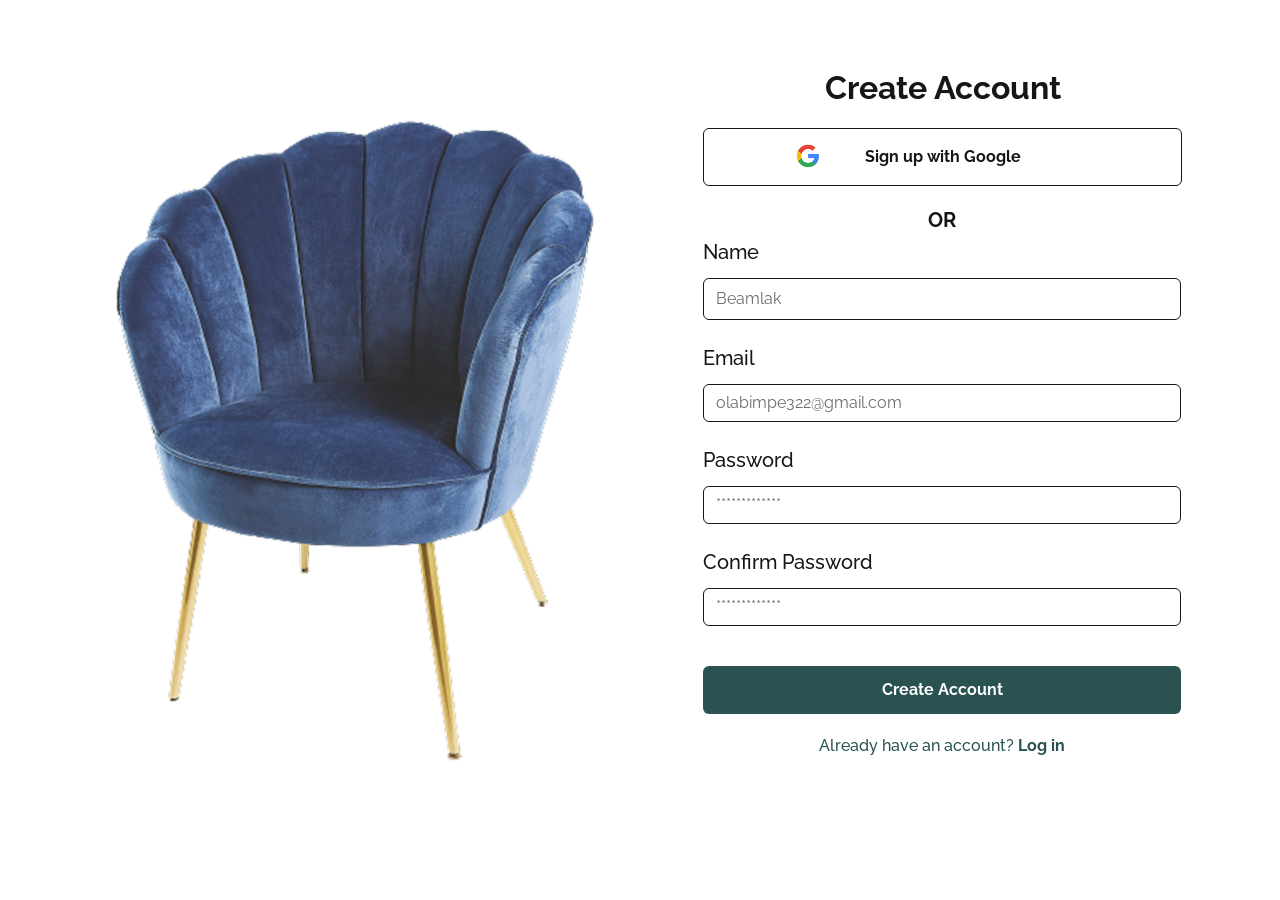
<file: Documents/Programming-Lesson/champ/sign-in.html>
<!DOCTYPE html>
<html lang="en">

<head>
    <meta charset="UTF-8">
    <meta name="viewport" content="width=device-width, initial-scale=1.0">
    <title>Champ sign in</title>
    <link rel="icon" href="assests/logo.png">
    <link href="https://fonts.googleapis.com/css2?family=Raleway:ital,wght@0,100..900;1,100..900&display=swap"
        rel="stylesheet">
    <link href="https://cdn.jsdelivr.net/npm/bootstrap@5.3.8/dist/css/bootstrap.min.css" rel="stylesheet"
        integrity="sha384-sRIl4kxILFvY47J16cr9ZwB07vP4J8+LH7qKQnuqkuIAvNWLzeN8tE5YBujZqJLB" crossorigin="anonymous">
    <script src="https://cdn.jsdelivr.net/npm/bootstrap@5.3.8/dist/js/bootstrap.bundle.min.js"
        integrity="sha384-FKyoEForCGlyvwx9Hj09JcYn3nv7wiPVlz7YYwJrWVcXK/BmnVDxM+D2scQbITxI"
        crossorigin="anonymous"></script>
    <link rel="stylesheet" href="./sign-in.css">
    <link rel="preconnect" href="https://fonts.googleapis.com">
    <link rel="preconnect" href="https://fonts.gstatic.com" crossorigin>
</head>
<style>
    :root {
        --he: 5px;
        --we: 100px;
    }

    .hei {
        height: var(--he);
    }

    .wid {
        width: var(--we);
    }
</style>

<body>
    <div class="container pt-5 pb-5">
        <section>
            <div class="d-flex justify-content-center pt-lg-4">
                <div class="row">
                    <!-- image column -->
                    <div class="col-md-6 col-lg-6 col-xl-6">
                        <img src="assests/form-image.png" alt="blue chair" class="w-100">
                    </div>
                    <!-- form column -->
                    <div class="col-md-6 col-lg-6  col-xl-6 ps-lg-5">
                        <div class="input-group px-lg-3 position-relative">
                            <div class="input-group d-flex justify-content-center">
                                <h1 class="create pb-3">Create Account</h1>
                                <input type="email" class="form-control py-3 w-100 text-center rounded-2 form-1"
                                    placeholder="Sign up with Google">
                                <img src="assests/google-icon.png" alt="google"
                                    class="position-absolute start-0 ms-5 ms-md-4 ms-lg-5 ps-5 bottom-0  translate-middle gog">
                            </div>
                            <div class="d-flex justify-content-center w-100">
                                <h2 class="or pt-4">OR</h2>
                            </div>
                            <div class="w-100" id="signupform">
                                <div class="mb-4">
                                    <label for="name" class="form-text pb-3">Name</label>
                                    <input type="text" name="user" class="form-control w-100 form-2 py-2" placeholder="Beamlak"
                                        id="name" required>
                                </div>
                                <div class="mb-4">
                                    <label for="mail" class="form-text pb-3">Email</label>
                                    <input type="email" name="email" class="form-control w-100 form-2" autocomplete="email"
                                        placeholder="olabimpe322@gmail.com" id="mail" required>
                                </div>
                                <div class="mb-4">
                                    <label for="password" class="form-text pb-3">Password</label>
                                    <input type="password" name="password" class="form-control w-100 form-2" placeholder="*************"
                                        id="password" required>
                                </div>
                                <div class="mb-4 w-100">
                                    <label for="confirm" class="form-text pb-3">Confirm Password</label>
                                    <input type="password" name="confirmPassword" class="form-control w-100 form-2" placeholder="*************"
                                        id="confirm" required>
                                </div>
                                <div class="pt-3">
                                    <button type="button" class="create-btn w-100 border-0 py-3 rounded-2" id="submit-btn">Create Account</button>
                                </div>
                                <p class="already pt-4 text-center">Already have an account? <a href="Log-in.html" class="log text-decoration-none">Log in </a></p>
                            </div>
                        </div>
                    </div>
                </div>
            </div>
        </section>
    </div>
    <script>
        document.getElementById('submit-btn').addEventListener('click', function(e){
            const pass = document.getElementById('password').value;
            const confirm = document.getElementById('confirm').value;
            if (pass !== confirm){
                alert("password don't match");
            }else{
                window.location.href = "index.html";
            }
        })
    </script>
</body>

</html>
</file>
<file: Documents/Programming-Lesson/champ/index.css>
.section-1 {
    height: 100vh;
}

.menu {
    @media screen and (max-width: 991px) {
        background: rgba(225, 225, 225, 0.15);
        backdrop-filter: blur(10px);
        -webkit-backdrop-filter: blur(10px);
        border: 1px solid rgba(225, 225, 225, 0.2);
        z-index: 10;
        /* height: 100vh; */
        
    }
}


.nav-item {
    font-family: "Raleway", sans-serif;
    font-weight: 400;
    font-style: Regular;
    font-size: 16px;
    leading-trim: NONE;
    line-height: 100%;
    letter-spacing: 0%;
}

#but-1{
    background-color: #295251;
    padding: 0.8rem 3rem;
    color: #ffffff;
}

#but-1:active,
#but-1:focus {
    background-color: #295251;
    padding: 1rem 3rem;
    color: #ffffff;
}


#search-box {
    background-color: rgba(225, 225, 225, 0.1);
    backdrop-filter: blur(12px);
    -webkit-backdrop-filter: blur(12px);
    border: 1px solid #ffffff;
    box-shadow: 0px 4px 4px 0px #00000040;

    @media screen and (max-width:1199px) {
        position: absolute;
        top: 50%;
        left: 50%;
        transform: translate(-50%, -50%);
    }

    @media screen and (min-width: 1200px) {
        position: relative;
        left: 10rem;
        /* padding: 0 2rem ; */
        border: none;
    }
}

.search-head {
    font-family: Raleway;
    font-weight: 700;
    font-style: Bold;
    font-size: 40px;
    leading-trim: NONE;
    line-height: 50px;
    letter-spacing: 0%;
}

.search-text {
    font-family: Raleway;
    font-weight: 400;
    font-style: Regular;
    font-size: 24px;
    leading-trim: NONE;
    line-height: 100%;
    letter-spacing: 0%;

}

.input-group {
    font-family: "Raleway", sans-serif;
    font-weight: 400;
    font-style: Regular;
    font-size: 16px;
    leading-trim: NONE;
    line-height: 100%;
    letter-spacing: 0%;
    text-transform: capitalize;

}

.input-group:placeholder-shown,
.input-group::placeholder {
    font-family: "Raleway", sans-serif;
    font-weight: 400;
    font-style: Regular;
    font-size: 16px;
    leading-trim: NONE;
    line-height: 100%;
    letter-spacing: 0%;
    text-transform: capitalize;

}


.rec-box{
    position: relative;
    height: 90vh;
    overflow: hidden;
}

.rec{
    position: absolute;
    z-index: -1;
    top: 0;
    left: 0;
    object-fit: cover;
    height: 100%;
}

/* .form-control{
    background-color: #16161654;
} */

.funiture {
    @media screen and (max-width: 1200px) {}

}

.prod {
    font-family: "Raleway", sans-serif;
    font-weight: 700;
    font-style: Bold;
    font-size: 40px;
    leading-trim: NONE;
    line-height: 100%;
    letter-spacing: 0%;

}

.see {
    font-family: "Raleway", sans-serif;
    font-weight: 500;
    font-style: Medium;
    font-size: 16px;
    leading-trim: NONE;
    line-height: 100%;
    letter-spacing: 0%;

}

.product-type {
    font-family: "Raleway", sans-serif;
    font-weight: 500;
    font-style: Medium;
    font-size: 18px;
    leading-trim: NONE;
    line-height: 100%;
    letter-spacing: 0%;

}

.product-type.active {
    font-weight: 600;
    font-style: SemiBold;
}

/* .prod-bg{
    height: 50% !important;
    width: 100%;
    background-color: red !important;
} */

.product {
    font-family: Raleway;
    font-weight: 500;
    font-style: Medium;
    font-size: 20px;
    leading-trim: NONE;
    line-height: 100%;
    letter-spacing: 3%;

}

.current-price {
    font-family: "Raleway" sans-serif;
    font-weight: 700;
    font-style: Bold;
    font-size: 24px;
    leading-trim: NONE;
    line-height: 100%;
    letter-spacing: 3%;

}

.previous-price {
    font-family: "Raleway" sans-serif;
    font-weight: 400;
    font-style: Regular;
    font-size: 24px;
    leading-trim: NONE;
    line-height: 100%;
    letter-spacing: 3%;

}

.hot {
    font-family: "Raleway", sans-serif;
    font-weight: 700;
    font-style: Bold;
    font-size: 40px;
    leading-trim: NONE;
    line-height: 100%;
    letter-spacing: 0%;

}

.deal-head {
    font-family: "Raleway", sans-serif;
    font-weight: 600;
    font-style: SemiBold;
    font-size: 20px;
    leading-trim: NONE;
    line-height: 100%;
    letter-spacing: 0%;

}

.deal-text {
    font-family: "Raleway", sans-serif;
    font-weight: 400;
    font-style: Regular;
    font-size: 16px;
    leading-trim: NONE;
    line-height: 100%;
    letter-spacing: 0%;
    background: linear-gradient(0deg, #161616, #161616),
}

.about {
    font-family: "Raleway", sans-serif;
    font-weight: 700;
    font-style: Bold;
    font-size: 40px;
    leading-trim: NONE;
    line-height: 100%;
    letter-spacing: 0%;

}

.about-text {
    font-family: "Raleway", sans-serif;
    font-weight: 400;
    font-style: Regular;
    font-size: 16px;
    leading-trim: NONE;
    line-height: 100%;
    letter-spacing: 0%;
    opacity: 0.8;

}

.about-head {
    font-family: "Raleway", sans-serif;
    font-weight: 500;
    font-style: Medium;
    font-size: 20px;
    leading-trim: NONE;
    line-height: 100%;
    letter-spacing: 0%;

}

.num {
    font-family: "Raleway", sans-serif;
    font-weight: 700;
    font-style: Bold;
    font-size: 30px;
    leading-trim: NONE;
    line-height: 100%;
    letter-spacing: 0%;

}

.rating-head {
    font-family: "Raleway", sans-serif;
    font-weight: 700;
    font-style: Bold;
    font-size: 40px;
    leading-trim: NONE;
    line-height: 100%;
    letter-spacing: 0%;
    text-align: center;
}

.rater {
    font-family: "Raleway", sans-serif;
    font-weight: 700;
    font-style: Bold;
    font-size: 20px;
    leading-trim: NONE;
    line-height: 100%;
    letter-spacing: 0%;
    text-align: center;
}

.rate-text {
    font-family: "Raleway", sans-serif;
    font-weight: 500;
    font-style: Medium;
    font-size: 16px;
    leading-trim: NONE;
    line-height: 100%;
    letter-spacing: 0%;
    text-align: center;
}

.let {
    font-family: "Raleway", sans-serif;
    font-weight: 500;
    font-style: Medium;
    font-size: 40px;
    leading-trim: NONE;
    line-height: 100%;
    letter-spacing: 0%;

}

.footer-head {
    font-family: "Raleway", sans-serif;
    font-weight: 700;
    font-style: Bold;
    font-size: 16px;
    leading-trim: NONE;
    line-height: 100%;
    letter-spacing: 3%;

}

.footer-text {
    font-family: "Raleway", sans-serif;
    font-weight: 400;
    font-style: Regular;
    font-size: 16px;
    leading-trim: NONE;
    line-height: 100%;
    letter-spacing: 0%;

}
</file>
<file: Documents/Programming-Lesson/champ/cart.css>
.nav-item {
    font-family: "Raleway", sans-serif;
    font-weight: 400;
    font-style: Regular;
    font-size: 16px;
    leading-trim: NONE;
    line-height: 100%;
    letter-spacing: 0%;
    text-transform: capitalize;
}

#previous {
    font-family: "Raleway", sans-serif;
    font-weight: 400;
    font-style: Regular;
    font-size: 18px;
    leading-trim: NONE;
    line-height: 100%;
    letter-spacing: 0%;
    color: #161616;

}

#current {
    font-family: "Raleway", sans-serif;
    font-weight: 600;
    font-style: SemiBold;
    font-size: 16px;
    leading-trim: NONE;
    line-height: 100%;
    letter-spacing: 0%;
    color: #161616;
}

.drop-but {
    font-family: "Raleway", sans-serif;
    font-weight: 400;
    font-style: Regular;
    font-size: 18px;
    leading-trim: NONE;
    line-height: 100%;
    letter-spacing: 0%;
    color: #161616;
}

.shop {
    font-family: "Raleway", sans-serif;
    font-weight: 700;
    font-style: Bold;
    font-size: 24px;
    leading-trim: NONE;
    line-height: 100%;
    letter-spacing: 3%;
    color: #161616;
}

.prod {
    font-family: "Raleway", sans-serif;
    font-weight: 500;
    font-style: Medium;
    font-size: 24px;
    leading-trim: NONE;
    line-height: 100%;
    letter-spacing: 3%;
    color: #161616;
}

.det {
    font-family: "Raleway", sans-serif;
    font-weight: 400;
    font-style: Regular;
    font-size: 16px;
    leading-trim: NONE;
    line-height: 100%;
    letter-spacing: 3%;
    vertical-align: middle;
    color: #6D6D6D;
}

/* Default state of the like icon */
img[alt="like"] {
    cursor: pointer;
    transition: transform 0.2s ease, filter 0.2s ease;
}

/* TikTok-style solid filled look when active */
img[alt="like"].liked {
    filter: brightness(0) saturate(100%) invert(18%) sepia(95%) saturate(7460%) hue-rotate(357deg) brightness(98%) contrast(118%);
    transform: scale(1.2); /* Gives it a nice TikTok-style pop animation */
}

.price {
    font-family: "Raleway", sans-serif;
    font-weight: 700;
    font-style: Bold;
    font-size: 28px;
    leading-trim: NONE;
    line-height: 100%;
    letter-spacing: 3%;
    /* text-align: right; */
    color: #161616;
}

.amount-but {
    font-family: "Raleway", sans-serif;
    font-weight: 700;
    font-style: Bold;
    font-size: 24px;
    leading-trim: NONE;
    line-height: 100%;
    letter-spacing: 3%;
    color: #ffffff;
    background-color: #295251;
}

.number {
    font-family: "Raleway", sans-serif;
    font-weight: 700;
    font-style: Bold;
    font-size: 24px;
    leading-trim: NONE;
    line-height: 100%;
    letter-spacing: 3%;
    color: #161616;
}

.cart {
    font-family: Raleway;
    font-weight: 700;
    font-style: Bold;
    font-size: 32px;
    leading-trim: NONE;
    line-height: 100%;
    letter-spacing: 3%;
    color: #161616;
}

.head-t {
    font-family: "Raleway", sans-serif;
    font-weight: 400;
    font-style: Regular;
    font-size: 24px;
    leading-trim: NONE;
    line-height: 100%;
    letter-spacing: 3%;
    color: #161616;
}

.body-t {
    font-family: "Raleway", sans-serif;
    font-weight: 400;
    font-style: Regular;
    font-size: 18px;
    leading-trim: NONE;
    line-height: 100%;
    letter-spacing: 3%;
    vertical-align: middle;
    color: #6D6D6D;
}

.sub-total{
    font-family: "Raleway", sans-serif;
    font-weight: 700;
    font-style: Bold;
    font-size: 28px;
    leading-trim: NONE;
    line-height: 100%;
    letter-spacing: 3%;
    /* text-align: right; */
    color: #161616;
}

.chec-but {
    background-color: #295251;
    color: #ffffff;
    font-family: Raleway;
    font-weight: 700;
    font-style: Bold;
    font-size: 16px;
    leading-trim: NONE;
    line-height: 100%;
    letter-spacing: 3%;

}
</file>
<file: Documents/Programming-Lesson/champ/check-out.css>
.menu {
    @media screen and (max-width: 991px) {
        background: rgba(225, 225, 225, 0.15);
        backdrop-filter: blur(10px);
        -webkit-backdrop-filter: blur(10px);
        border: 1px solid rgba(225, 225, 225, 0.2);
    }
}

.nav-item {
    font-family: "Raleway", sans-serif;
    font-weight: 400;
    font-style: Regular;
    font-size: 16px;
    leading-trim: NONE;
    line-height: 100%;
    letter-spacing: 0%;
    text-transform: capitalize;
}

#previous {
    font-family: "Raleway", sans-serif;
    font-weight: 400;
    font-style: Regular;
    font-size: 18px;
    leading-trim: NONE;
    line-height: 100%;
    letter-spacing: 0%;
    color: #161616;

}

#current {
    font-family: "Raleway", sans-serif;
    font-weight: 600;
    font-style: SemiBold;
    font-size: 16px;
    leading-trim: NONE;
    line-height: 100%;
    letter-spacing: 0%;
    color: #161616;
}

.drop-but{
    font-family: "Raleway", sans-serif;
    font-weight: 400;
    font-style: Regular;
    font-size: 18px;
    leading-trim: NONE;
    line-height: 100%;
    letter-spacing: 0%;
    color: #161616;
}

.check {
    font-family: "Raleway", sans-serif;
    font-weight: 700;
    font-style: Bold;
    font-size: 24px;
    leading-trim: NONE;
    line-height: 100%;
    letter-spacing: 3%;
    color: #161616;
}

.form-text {
    font-family: "Raleway", sans-serif;
    font-weight: 500;
    font-style: Medium;
    font-size: 20px;
    leading-trim: NONE;
    line-height: 100%;
    letter-spacing: 3%;
    color: #161616;
}

.form {
    border: 1px solid #161616;
}

.form::placeholder {
    font-family: "Raleway", sans-serif;
    font-weight: 400;
    font-style: Regular;
    font-size: 16px;
    leading-trim: NONE;
    line-height: 100%;
    letter-spacing: 3%;
    color: #6D6D6D;
}

.form-opt {
    font-family: "Raleway", sans-serif;
    font-weight: 400;
    font-style: Regular;
    font-size: 16px;
    leading-trim: NONE;
    line-height: 100%;
    letter-spacing: 3%;
    color: #6D6D6D;
    width: 50%;
}

.pay {
    font-family: "Raleway", sans-serif;
    font-weight: 700;
    font-style: Bold;
    font-size: 16px;
    leading-trim: NONE;
    line-height: 100%;
    letter-spacing: 3%;
    color: #FFFFFF;
    background-color: #295251;
}

.prod {
    font-family: "Raleway", sans-serif;
    font-weight: 500;
    font-style: Medium;
    font-size: 16px;
    leading-trim: NONE;
    line-height: 100%;
    letter-spacing: 3%;
    color: #161616;
}

.des {
    font-family: "Raleway", sans-serif;
    font-weight: 400;
    font-style: Regular;
    font-size: 12px;
    leading-trim: NONE;
    line-height: 20px;
    letter-spacing: 3%;
    vertical-align: middle;
    color: #6D6D6D;
}

.price {
    font-family: "Raleway", sans-serif;
    font-weight: 700;
    font-style: Bold;
    font-size: 24px;
    leading-trim: NONE;
    line-height: 100%;
    letter-spacing: 3%;
    /* text-align: right; */
    color: #161616;
}

.des-del{
    font-family: "Raleway", sans-serif;
font-weight: 400;
font-style: Regular;
font-size: 16px;
leading-trim: NONE;
line-height: 100%;
letter-spacing: 3%;
vertical-align: middle;
color: #6D6D6D;
}

.but {
    font-family: "Raleway", sans-serif;
    font-weight: 700;
    font-style: Bold;
    font-size: 16px;
    leading-trim: NONE;
    line-height: 100%;
    letter-spacing: 3%;
    color: #FFFFFF;
    background-color: #295251;
}

.subtotal {
    font-family: "Raleway", sans-serif;
    font-weight: 500;
    font-style: Medium;
    font-size: 24px;
    leading-trim: NONE;
    line-height: 100%;
    letter-spacing: 3%;
    color: #161616;
}
</file>
<file: Documents/Programming-Lesson/champ/confirmation.css>
.menu {
    @media screen and (max-width: 991px) {
        background: rgba(225, 225, 225, 0.15);
        backdrop-filter: blur(10px);
        -webkit-backdrop-filter: blur(10px);
        border: 1px solid rgba(225, 225, 225, 0.2);
    }
}

.nav-item {
    font-family: "Raleway", sans-serif;
    font-weight: 400;
    font-style: Regular;
    font-size: 16px;
    leading-trim: NONE;
    line-height: 100%;
    letter-spacing: 0%;
    text-transform: capitalize;
}

#previous {
    font-family: "Raleway", sans-serif;
    font-weight: 400;
    font-style: Regular;
    font-size: 18px;
    leading-trim: NONE;
    line-height: 100%;
    letter-spacing: 0%;
    color: #161616;

}

#current {
    font-family: "Raleway", sans-serif;
    font-weight: 600;
    font-style: SemiBold;
    font-size: 16px;
    leading-trim: NONE;
    line-height: 100%;
    letter-spacing: 0%;
    color: #161616;
}

.drop-but{
    font-family: "Raleway", sans-serif;
    font-weight: 400;
    font-style: Regular;
    font-size: 18px;
    leading-trim: NONE;
    line-height: 100%;
    letter-spacing: 0%;
    color: #161616;
}

.con-head{
    font-family: "Raleway", sans-serif;
font-weight: 600;
font-style: SemiBold;
font-size: 24px;
leading-trim: NONE;
line-height: 44px;
letter-spacing: 0%;
color: #161616;
}

.con-body{
    font-family: "Raleway", sans-serif;
font-weight: 300;
font-style: Light;
font-size: 16px;
leading-trim: NONE;
line-height: 30px;
letter-spacing: 0%;
color: #161616;
}

.con-num{
    font-family: "Raleway", sans-serif;
font-weight: 400;
font-style: Regular;
font-size: 16px;
leading-trim: NONE;
line-height: 44px;
letter-spacing: 0%;
color: #161616;
}

.more{
    font-family: "Montserrat", sans-serif;
font-weight: 700;
font-style: Bold;
font-size: 16px;
leading-trim: NONE;
line-height: 24px;
letter-spacing: 1.25px;
color: #FFFFFF;
background-color: #295251;
}

.back{
    font-family: "Montserrat", sans-serif;
font-weight: 500;
font-style: Medium;
font-size: 14px;
leading-trim: NONE;
line-height: 24px;
letter-spacing: 1.25px;
color: #161616;
border: 1px solid #02332A;
}

.sum{
    font-family: "Raleway", sans-serif;
font-weight: 600;
font-style: SemiBold;
font-size: 24px;
leading-trim: NONE;
line-height: 44px;
letter-spacing: 0%;
color: #161616;
}

.prod{
    font-family: "Raleway", sans-serif;
font-weight: 500;
font-style: Medium;
font-size: 16px;
leading-trim: NONE;
line-height: 100%;
letter-spacing: 3%;
color: #161616;
}

.des{
    font-family: "Raleway", sans-serif;
font-weight: 400;
font-style: Regular;
font-size: 12px;
leading-trim: NONE;
line-height: 20px;
letter-spacing: 3%;
vertical-align: middle;
color: #6D6D6D;
}

.price{
    font-family: "Raleway", sans-serif;
font-weight: 700;
font-style: Bold;
font-size: 24px;
leading-trim: NONE;
line-height: 100%;
letter-spacing: 3%;
text-align: right;
color: #161616;
}

.subtotal{
    font-family: "Raleway", sans-serif;
font-weight: 500;
font-style: Medium;
font-size: 24px;
leading-trim: NONE;
line-height: 100%;
letter-spacing: 3%;
color: #161616;
}

.des-del{
    font-family: "Raleway", sans-serif;
font-weight: 400;
font-style: Regular;
font-size: 16px;
leading-trim: NONE;
line-height: 100%;
letter-spacing: 3%;
vertical-align: middle;
color: #6D6D6D;
}
</file>
<file: Documents/Programming-Lesson/champ/contact.css>
.menu {
    @media screen and (max-width: 991px) {
        background: rgba(225, 225, 225, 0.15);
        backdrop-filter: blur(10px);
        -webkit-backdrop-filter: blur(10px);
        border: 1px solid rgba(225, 225, 225, 0.2);
    }
}

.nav-item {
    font-family: "Raleway", sans-serif;
    font-weight: 400;
    font-style: Regular;
    font-size: 16px;
    leading-trim: NONE;
    line-height: 100%;
    letter-spacing: 0%;
    text-transform: capitalize;
}

#previous {
    font-family: "Raleway", sans-serif;
    font-weight: 400;
    font-style: Regular;
    font-size: 18px;
    leading-trim: NONE;
    line-height: 100%;
    letter-spacing: 0%;
    color: #161616;

}

#current {
    font-family: "Raleway", sans-serif;
    font-weight: 600;
    font-style: SemiBold;
    font-size: 16px;
    leading-trim: NONE;
    line-height: 100%;
    letter-spacing: 0%;
    color: #161616;
}

.drop-but{
    font-family: "Raleway", sans-serif;
    font-weight: 400;
    font-style: Regular;
    font-size: 18px;
    leading-trim: NONE;
    line-height: 100%;
    letter-spacing: 0%;
    color: #161616;
}

.con-head{
    font-family: Raleway;
font-weight: 700;
font-style: Bold;
font-size: 32px;
leading-trim: NONE;
line-height: 100%;
letter-spacing: 0%;
color: #161616;
}

.con-body{
    font-family: Raleway;
font-weight: 300;
font-style: Light;
font-size: 20px;
leading-trim: NONE;
line-height: 30px;
letter-spacing: 0%;
color: #6D6D6D;
}

.con-link{
    font-family: Raleway;
font-weight: 500;
font-style: Medium;
font-size: 16px;
leading-trim: NONE;
line-height: 100%;
letter-spacing: 0%;
color: #6D6D6D;
}

.form-text{
    font-family: Raleway;
font-weight: 500;
font-style: Medium;
font-size: 16px;
leading-trim: NONE;
line-height: 100%;
letter-spacing: 0%;
color: #161616;
}

.form{
    border: 1px solid #161616;
}

.form::placeholder{
    font-family: Raleway;
font-weight: 400;
font-style: Regular;
font-size: 16px;
leading-trim: NONE;
line-height: 100%;
letter-spacing: 3%;
color: #6D6D6D;
}

.send{
    background-color: #295251;
    font-family: Raleway;
font-weight: 700;
font-style: Bold;
font-size: 16px;
leading-trim: NONE;
line-height: 100%;
letter-spacing: 3%;
color: #FFFFFF;
}
</file>
<file: Documents/Programming-Lesson/champ/delivery.css>
.menu {
    @media screen and (max-width: 991px) {
        background: rgba(225, 225, 225, 0.15);
        backdrop-filter: blur(10px);
        -webkit-backdrop-filter: blur(10px);
        border: 1px solid rgba(225, 225, 225, 0.2);
    }
}

.nav-item {
    font-family: "Raleway", sans-serif;
    font-weight: 400;
    font-style: Regular;
    font-size: 16px;
    leading-trim: NONE;
    line-height: 100%;
    letter-spacing: 0%;
    text-transform: capitalize;
}

#previous {
    font-family: "Raleway", sans-serif;
    font-weight: 400;
    font-style: Regular;
    font-size: 18px;
    leading-trim: NONE;
    line-height: 100%;
    letter-spacing: 0%;
    color: #161616;

}

#current {
    font-family: "Raleway", sans-serif;
    font-weight: 600;
    font-style: SemiBold;
    font-size: 16px;
    leading-trim: NONE;
    line-height: 100%;
    letter-spacing: 0%;
    color: #161616;
}

.drop-but{
    font-family: "Raleway", sans-serif;
    font-weight: 400;
    font-style: Regular;
    font-size: 18px;
    leading-trim: NONE;
    line-height: 100%;
    letter-spacing: 0%;
    color: #161616;
}

.del {
    font-family: "Raleway", sans-serif;
    font-weight: 700;
    font-style: Bold;
    font-size: 24px;
    leading-trim: NONE;
    line-height: 100%;
    letter-spacing: 3%;
    color: #161616;
}

.form-1 {
    border: 1px solid #161616;
}

.form-text {
    font-family: "Raleway", sans-serif;
    font-weight: 500;
    font-style: Medium;
    font-size: 20px;
    leading-trim: NONE;
    line-height: 100%;
    letter-spacing: 3%;
    color: #161616;
}

.form-opt {
    font-family: "Raleway", sans-serif;
    font-weight: 400;
    font-style: Regular;
    font-size: 16px;
    leading-trim: NONE;
    line-height: 100%;
    letter-spacing: 3%;
    color: #6D6D6D;

}

.form-2 {
    border: 1px solid #161616;
}

.form-2::placeholder {
    font-family: "Raleway", sans-serif;
    font-weight: 400;
    font-style: Regular;
    font-size: 16px;
    leading-trim: NONE;
    line-height: 100%;
    letter-spacing: 3%;
    color: #6D6D6D;
}

.how {
    font-family: "Raleway", sans-serif;
    font-weight: 600;
    font-style: SemiBold;
    font-size: 24px;
    leading-trim: NONE;
    line-height: 100%;
    letter-spacing: 3%;
    color: #161616;
}

.check-text {
    font-family: "Raleway", sans-serif;
    font-weight: 500;
    font-style: Medium;
    font-size: 20px;
    leading-trim: NONE;
    line-height: 100%;
    letter-spacing: 3%;
    color: #161616;
}

.box:checked {
    background-color: #ffffff;
    border: 1px solid #161616;
    background-image: url("data:image/svg+xml,%3csvg xmlns='http://www.w3.org/2000/svg' viewBox='0 0 20 20'%3e%3cpath fill='none' stroke='%23000000' stroke-linecap='round' stroke-width='2' d='m6 10 3 3 6-6'/%3e%3c/svg%3e");
}

.box {
    border: 1px solid #161616;
    border-radius: 4px !important;
}


.next {
    font-family: "Raleway", sans-serif;
    font-weight: 700;
    font-style: Bold;
    font-size: 16px;
    leading-trim: NONE;
    line-height: 100%;
    letter-spacing: 3%;
    color: #ffffff;
    background-color: #295251;
}

.order {
    font-family: "Raleway", sans-serif;
    font-weight: 700;
    font-style: Bold;
    font-size: 24px;
    leading-trim: NONE;
    line-height: 100%;
    letter-spacing: 3%;
    color: #161616;
}

.prod {
    font-family: "Raleway", sans-serif;
    font-weight: 500;
    font-style: Medium;
    font-size: 18px;
    leading-trim: NONE;
    line-height: 100%;
    letter-spacing: 3%;
    color: #161616;
}

.des {
    font-family: "Raleway", sans-serif;
    font-weight: 400;
    font-style: Regular;
    font-size: 14px;
    leading-trim: NONE;
    line-height: 100%;
    letter-spacing: 3%;
    vertical-align: middle;
    color: #6D6D6D;
}

.but{
    font-family: Raleway;
font-weight: 700;
font-style: Bold;
font-size: 16px;
leading-trim: NONE;
line-height: 100%;
letter-spacing: 3%;
color: #ffffff;
background-color: #295251;
}
</file>
<file: Documents/Programming-Lesson/champ/Log-in.css>
.create{
    font-family: "Raleway", sans-serif;
font-weight: 700;
font-style: Bold;
font-size: 32px;
leading-trim: NONE;
line-height: 100%;
letter-spacing: 3%;
color: #161616;
}

.form-text{
    font-family: "Raleway", sans-serif;
font-weight: 500;
font-style: Medium;
font-size: 20px;
leading-trim: NONE;
line-height: 100%;
letter-spacing: 3%;
color: #161616;
}

.form-2{
    border: 1px solid #161616;
}

.form-2::placeholder{
    font-family: "Raleway", sans-serif;
font-weight: 400;
font-style: Regular;
font-size: 16px;
leading-trim: NONE;
line-height: 100%;
letter-spacing: 3%;
color: #6D6D6D;
}

.for{
    font-family: "Raleway", sans-serif;
font-weight: 500;
font-style: Medium;
font-size: 16px;
leading-trim: NONE;
line-height: 100%;
letter-spacing: 3%;
color: #C4C4C4;
}

.create-btn{
    font-family: "Raleway", sans-serif;
font-weight: 700;
font-style: Bold;
font-size: 16px;
leading-trim: NONE;
line-height: 100%;
letter-spacing: 3%;
color: #ffffff;
background-color: #295251;
}

.already{
    font-family: "Raleway", sans-serif;
font-weight: 500;
font-style: Medium;
font-size: 16px;
leading-trim: NONE;
line-height: 100%;
letter-spacing: 3%;
color: #295251;
}

.log{
    font-family: "Raleway", sans-serif;
font-weight: 500;
font-style: Medium;
font-size: 16px;
leading-trim: NONE;
line-height: 100%;
letter-spacing: 3%;
color: #295251;
}
</file>
<file: Documents/Programming-Lesson/champ/product.css>
.menu {
    @media screen and (max-width: 991px) {
        background: rgba(225, 225, 225, 0.15);
        backdrop-filter: blur(10px);
        -webkit-backdrop-filter: blur(10px);
        border: 1px solid rgba(225, 225, 225, 0.2);
    }
}

.nav-item {
    font-family: "Raleway", sans-serif;
    font-weight: 400;
    font-style: Regular;
    font-size: 16px;
    leading-trim: NONE;
    line-height: 100%;
    letter-spacing: 0%;
    text-transform: capitalize;
}

#previous {
    font-family: "Raleway", sans-serif;
    font-weight: 400;
    font-style: Regular;
    font-size: 18px;
    leading-trim: NONE;
    line-height: 100%;
    letter-spacing: 0%;
    color: #161616;

}

#current {
    font-family: "Raleway", sans-serif;
    font-weight: 600;
    font-style: SemiBold;
    font-size: 16px;
    leading-trim: NONE;
    line-height: 100%;
    letter-spacing: 0%;
    color: #161616;
}

.drop-but {
    font-family: "Raleway", sans-serif;
    font-weight: 400;
    font-style: Regular;
    font-size: 18px;
    leading-trim: NONE;
    line-height: 100%;
    letter-spacing: 0%;
    color: #161616;
}

.ava {
    font-family: "Raleway", sans-serif;
    font-weight: 700;
    font-style: Bold;
    font-size: 24px;
    leading-trim: NONE;
    line-height: 100%;
    letter-spacing: 0%;
    text-transform: capitalize;
    color: #161616;
}

.search {
    font-family: "Raleway", sans-serif;
    font-weight: 400;
    font-style: Regular;
    font-size: 20px;
    leading-trim: NONE;
    line-height: 100%;
    letter-spacing: 0%;
    text-transform: capitalize;
}

.search::placeholder {
    padding-left: 3rem;
    color: #6D6D6D;
}

#but-1 {
    background-color: #295251;
    padding: 1.2rem 2rem;
    font-family: "Raleway", sans-serif;
    font-weight: 700;
    font-style: Bold;
    font-size: 16px;
    leading-trim: NONE;
    line-height: 100%;
    letter-spacing: 3%;
    border-radius: 4px;
}

#but-1:active,
#but-1:focus {
    background-color: #295251;
    padding: 1.2rem 2rem;

}

#curen {
    background-color: #295251;
}

.prod-search {
    font-family: "Raleway", sans-serif;
    font-weight: 500;
    font-style: Medium;
    font-size: 24px;
    leading-trim: NONE;
    line-height: 100%;
    letter-spacing: 0%;
    text-transform: capitalize;
}

#others {
    background-color: #f5f5f5 !important;
}

#others:active,
#others:focus{
    background-color: #295251 !important;
    color: #ffffff !important;
}

.product {
    font-family: "Raleway", sans-serif;
    font-weight: 600;
    font-style: SemiBold;
    font-size: 24px;
    leading-trim: NONE;
    line-height: 100%;
    letter-spacing: 3%;
    color: #161616 !important;
}

.current-price {
    font-family: "Raleway", sans-serif;
    font-weight: 400;
    font-style: Regular;
    font-size: 16px;
    leading-trim: NONE;
    line-height: 100%;
    letter-spacing: 3%;
    color: #161616 !important;
}

.previous-price {
    font-family: "Raleway", sans-serif;
    font-weight: 400;
    font-style: Regular;
    font-size: 16px;
    leading-trim: NONE;
    line-height: 100%;
    letter-spacing: 3%;
    color: #6D6D6D !important;
}

#but-2 {
    font-family: Raleway;
    font-weight: 700;
    font-style: Bold;
    font-size: 16px;
    leading-trim: NONE;
    line-height: 100%;
    letter-spacing: 3%;
    background-color: #295251 !important;
}

#but-2:active,
#but-2:focus {
    background-color: #295251 !important;
}
</file>
<file: Documents/Programming-Lesson/champ/sign-in.css>
.create {
    font-family: "Raleway", sans-serif;
    font-weight: 700;
    font-style: Bold;
    font-size: 32px;
    leading-trim: NONE;
    line-height: 100%;
    letter-spacing: 3%;
    color: #161616;
}

.form-1 {
    border: 1px solid #161616 !important;
}

.form-1::placeholder {
    font-family: "Raleway", sans-serif;
    font-weight: 700;
    font-style: Bold;
    font-size: 16px;
    leading-trim: NONE;
    line-height: 100%;
    letter-spacing: 3%;
    color: #161616;
}

.or {
    font-family: "Raleway", sans-serif;
    font-weight: 700;
    font-style: Bold;
    font-size: 20px;
    leading-trim: NONE;
    line-height: 100%;
    letter-spacing: 3%;
    color: #161616;
}

.gog{
    @media screen and (min-width: 1050px){
        margin-left: 5rem !important;
    }
}

.form-text{
    font-family: "Raleway", sans-serif;
font-weight: 500;
font-style: Medium;
font-size: 20px;
leading-trim: NONE;
line-height: 100%;
letter-spacing: 3%;
color: #161616;
}

.form-2{
    border: 1px solid #161616;
}

.form-2::placeholder{
    font-family: "Raleway", sans-serif;
font-weight: 400;
font-style: Regular;
font-size: 16px;
leading-trim: NONE;
line-height: 100%;
letter-spacing: 3%;
color: #6D6D6D;
}

.create-btn{
    font-family: "Raleway", sans-serif;
font-weight: 700;
font-style: Bold;
font-size: 16px;
leading-trim: NONE;
line-height: 100%;
letter-spacing: 3%;
color: #ffffff;
background-color: #295251;
}

.already{
    font-family: "Raleway", sans-serif;
font-weight: 500;
font-style: Medium;
font-size: 16px;
leading-trim: NONE;
line-height: 100%;
letter-spacing: 3%;
color: #295251;
}

.log{
    font-family: "Raleway", sans-serif;
font-weight: 700;
font-style: Bold;
font-size: 16px;
leading-trim: NONE;
line-height: 100%;
letter-spacing: 3%;
color: #295251;
}
</file>
